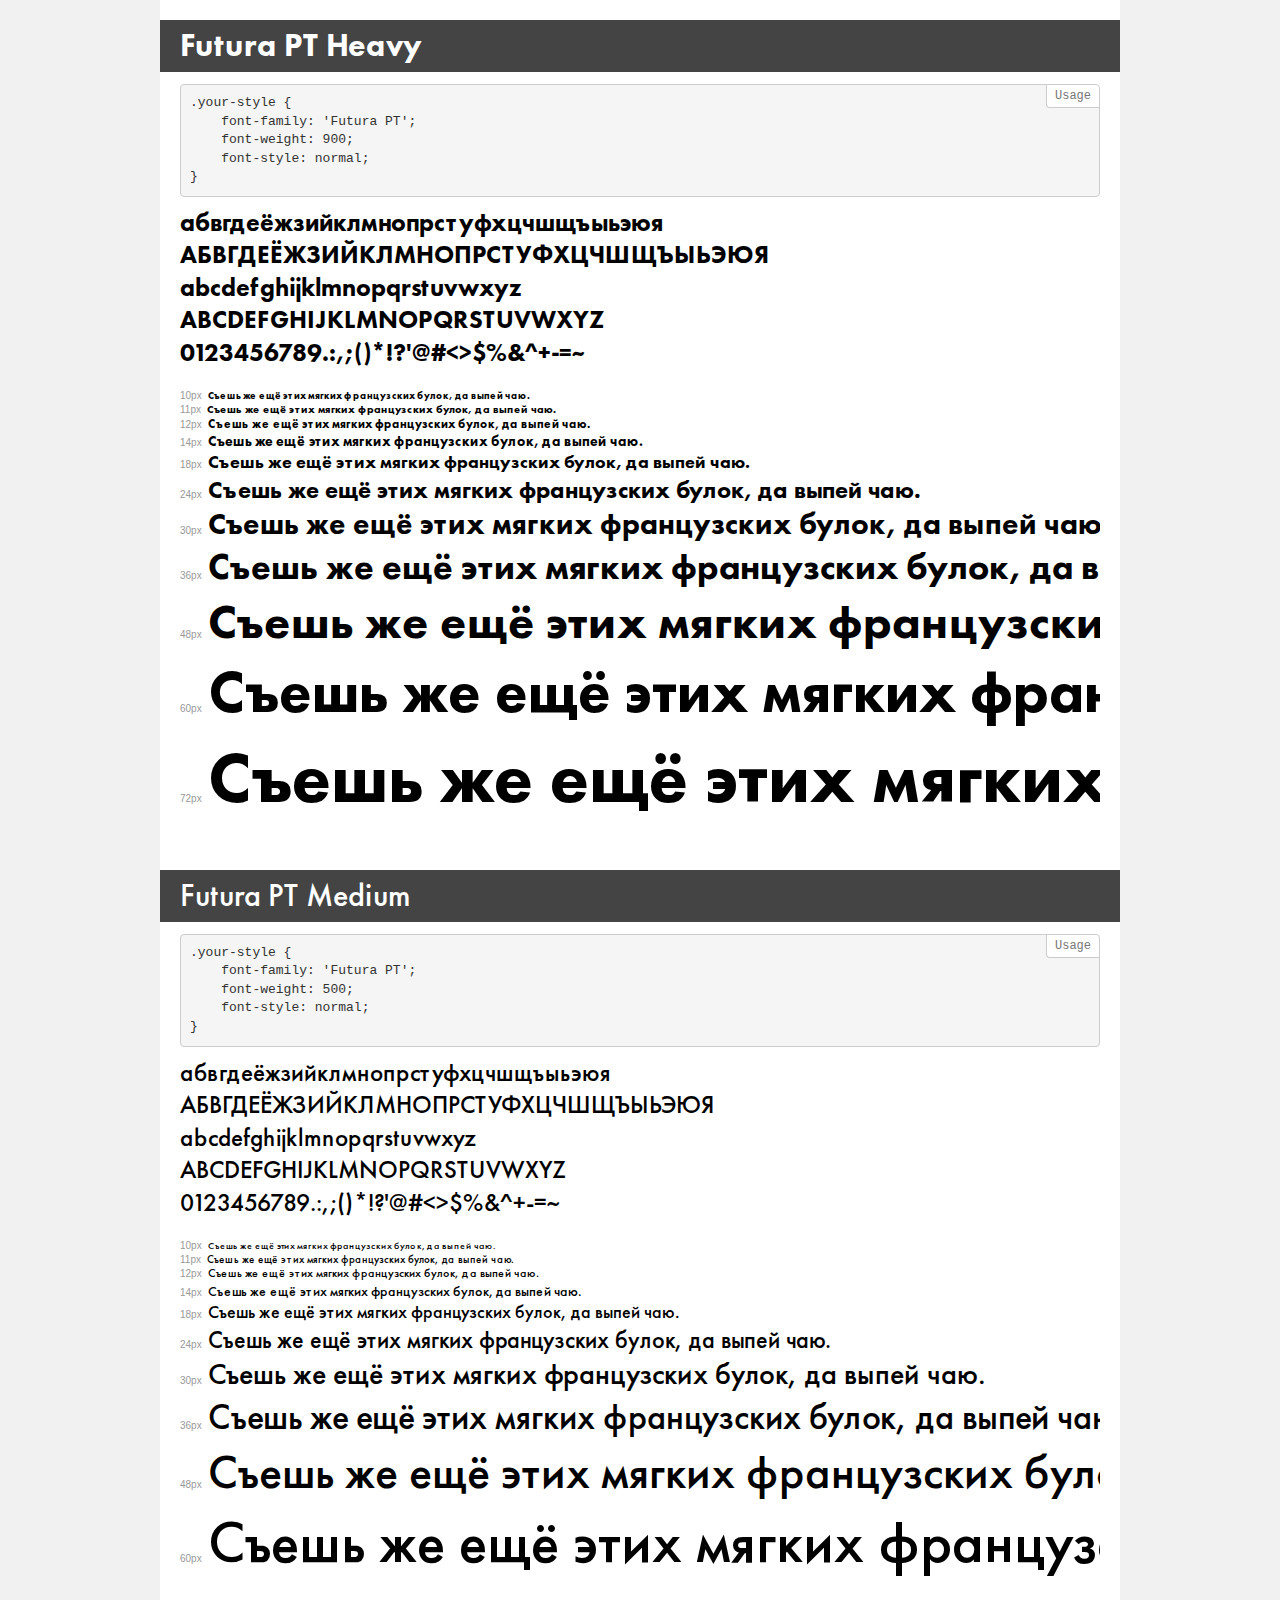
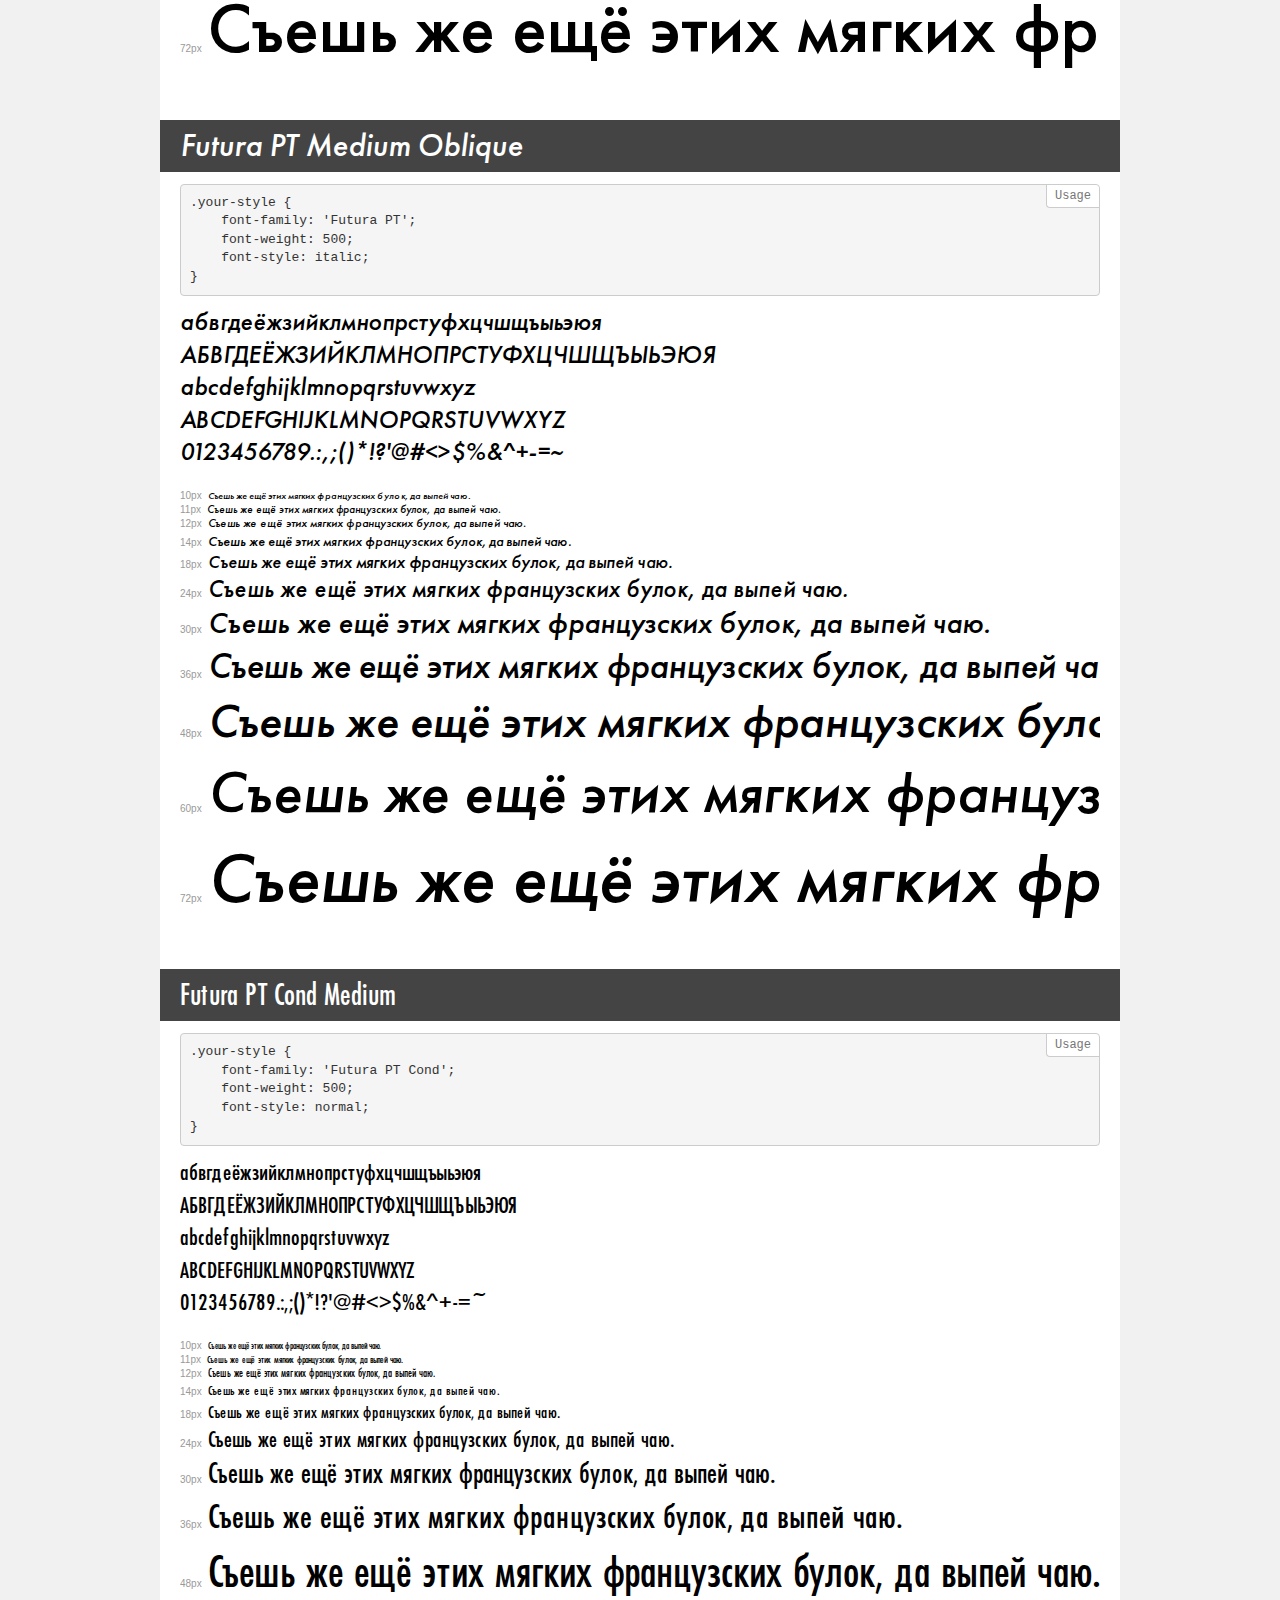
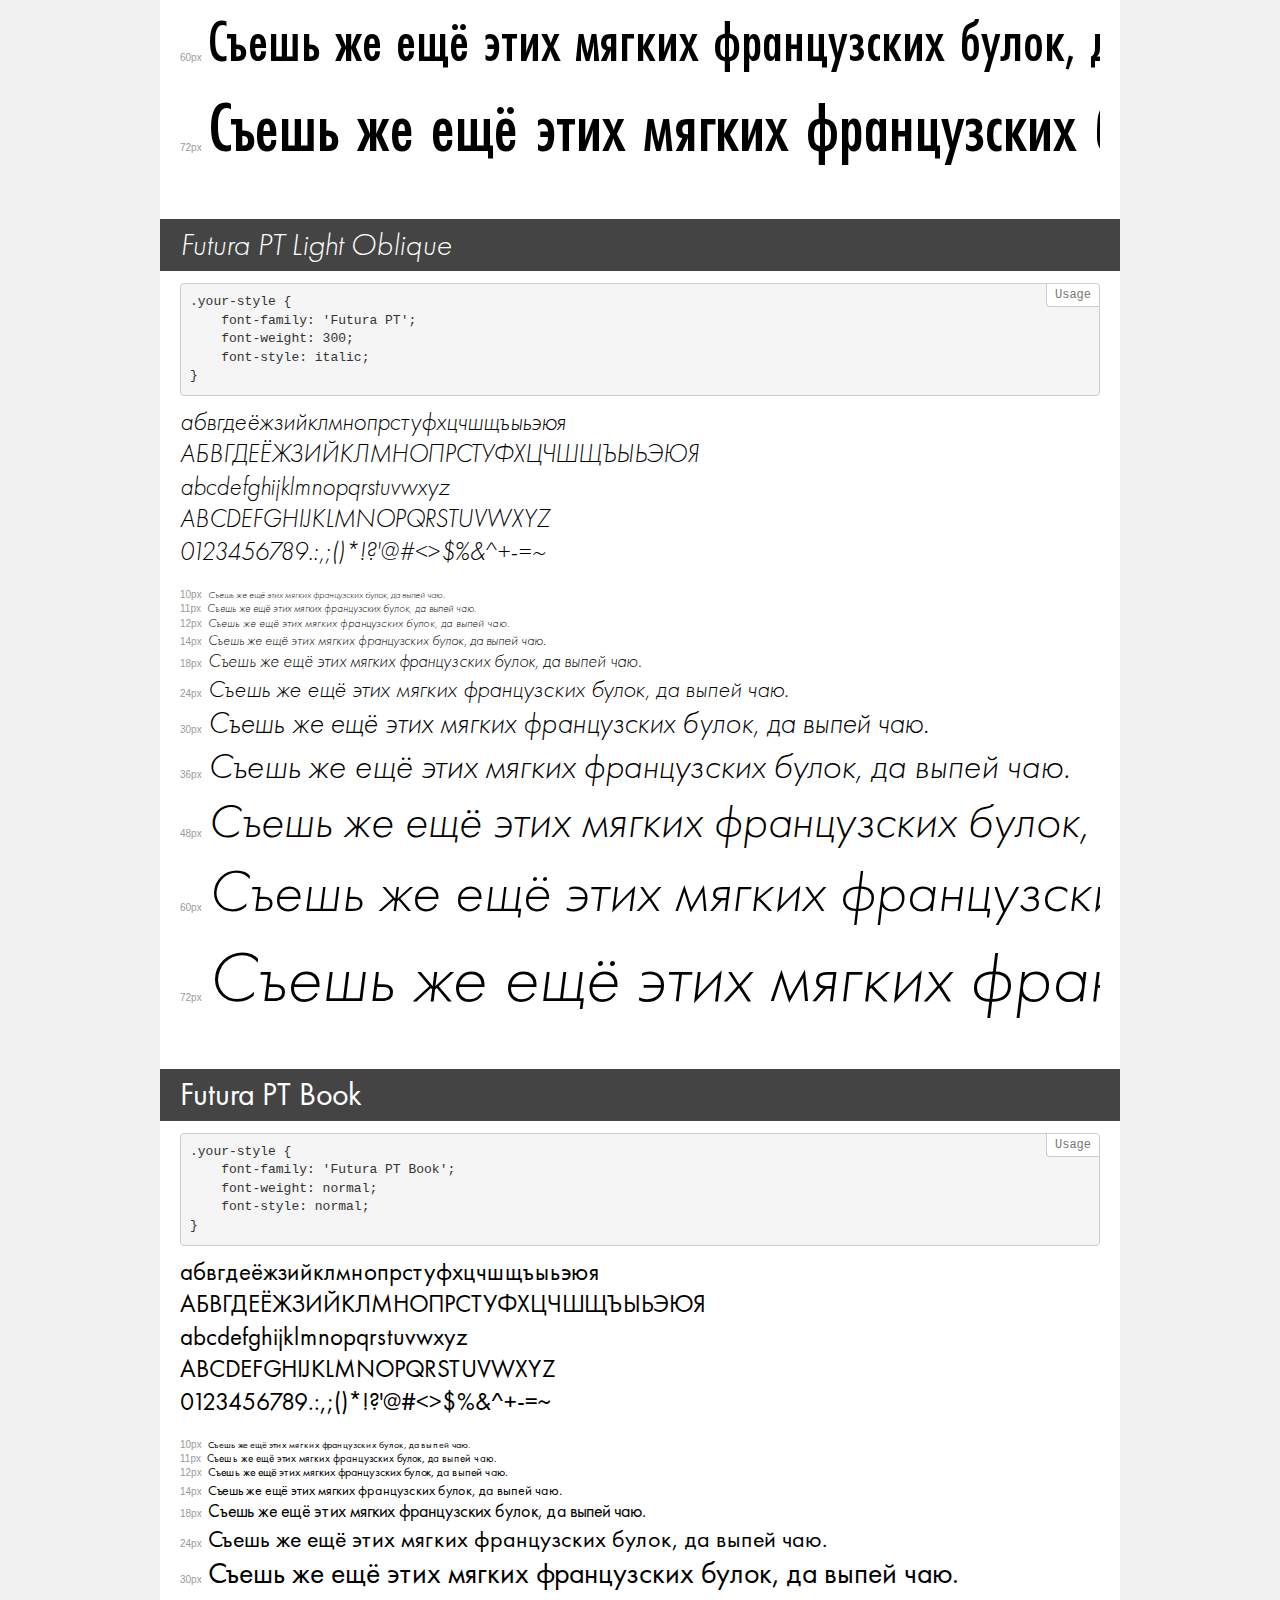
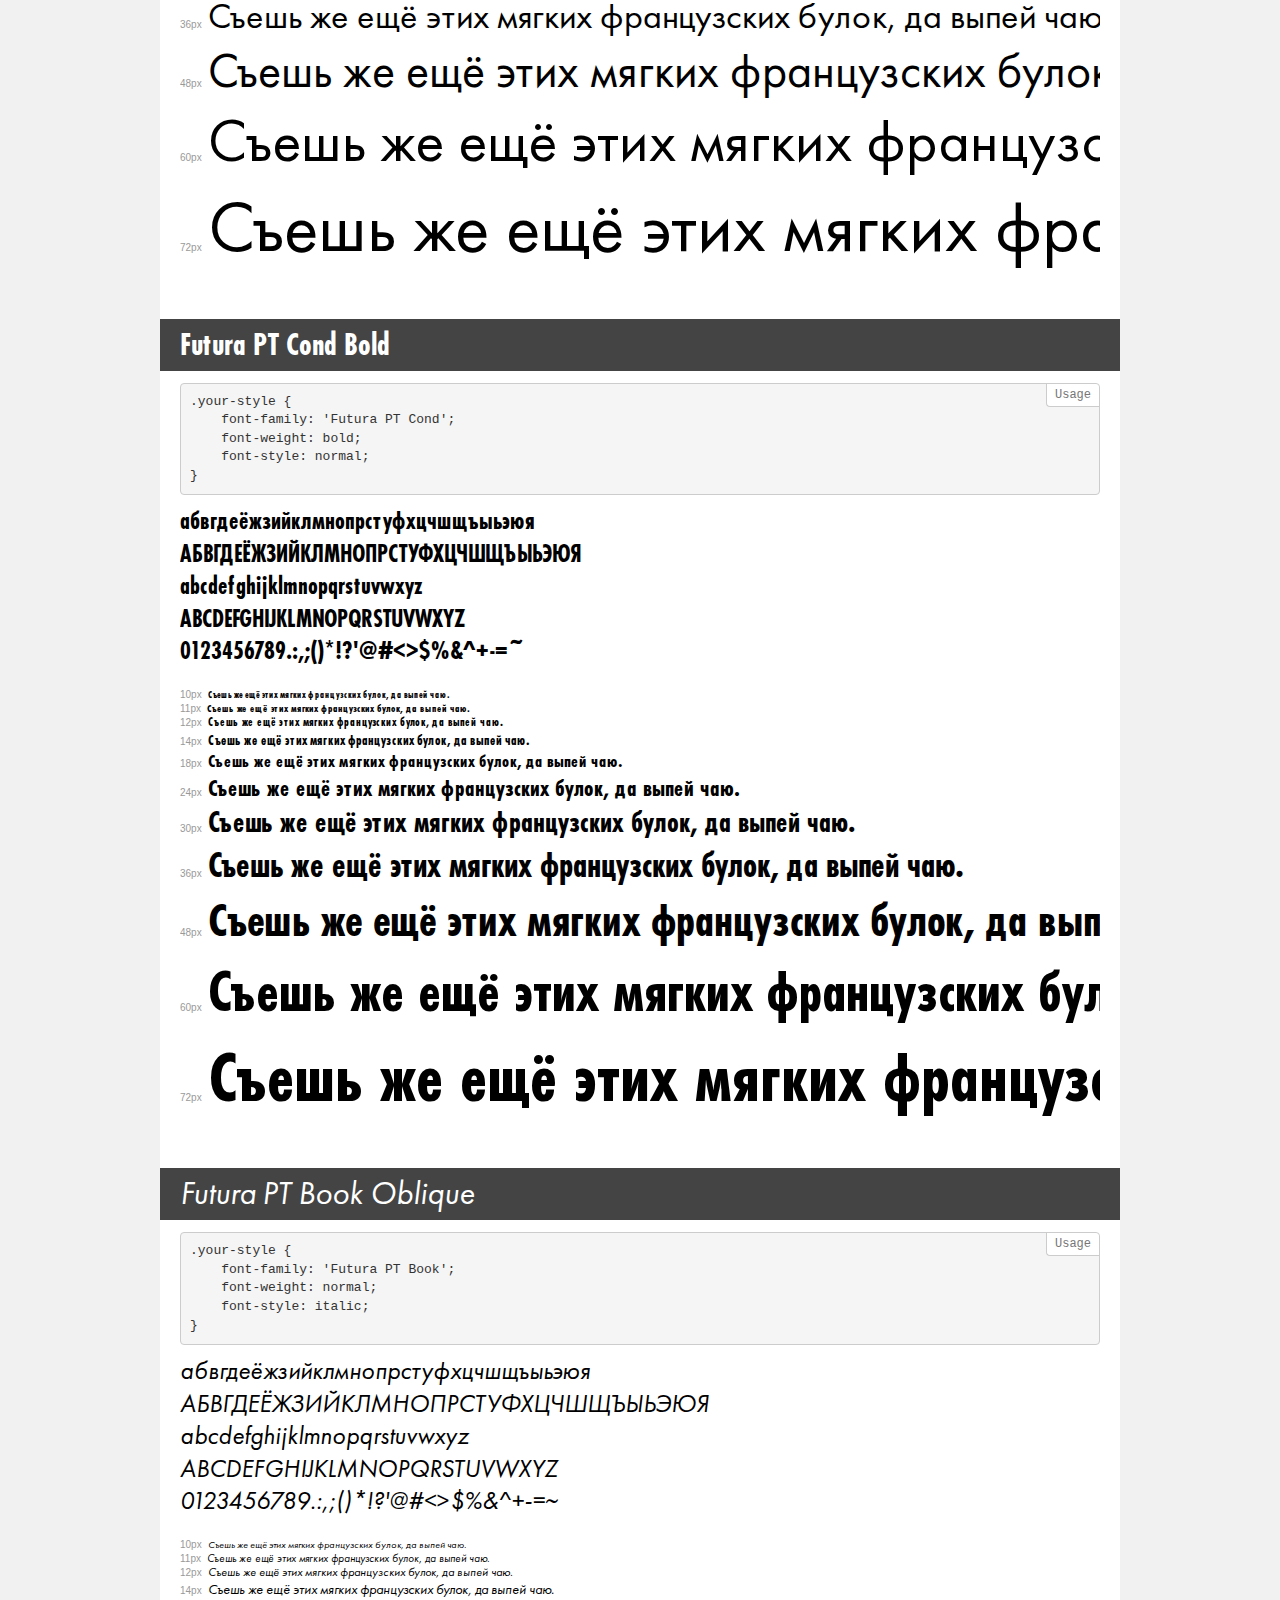
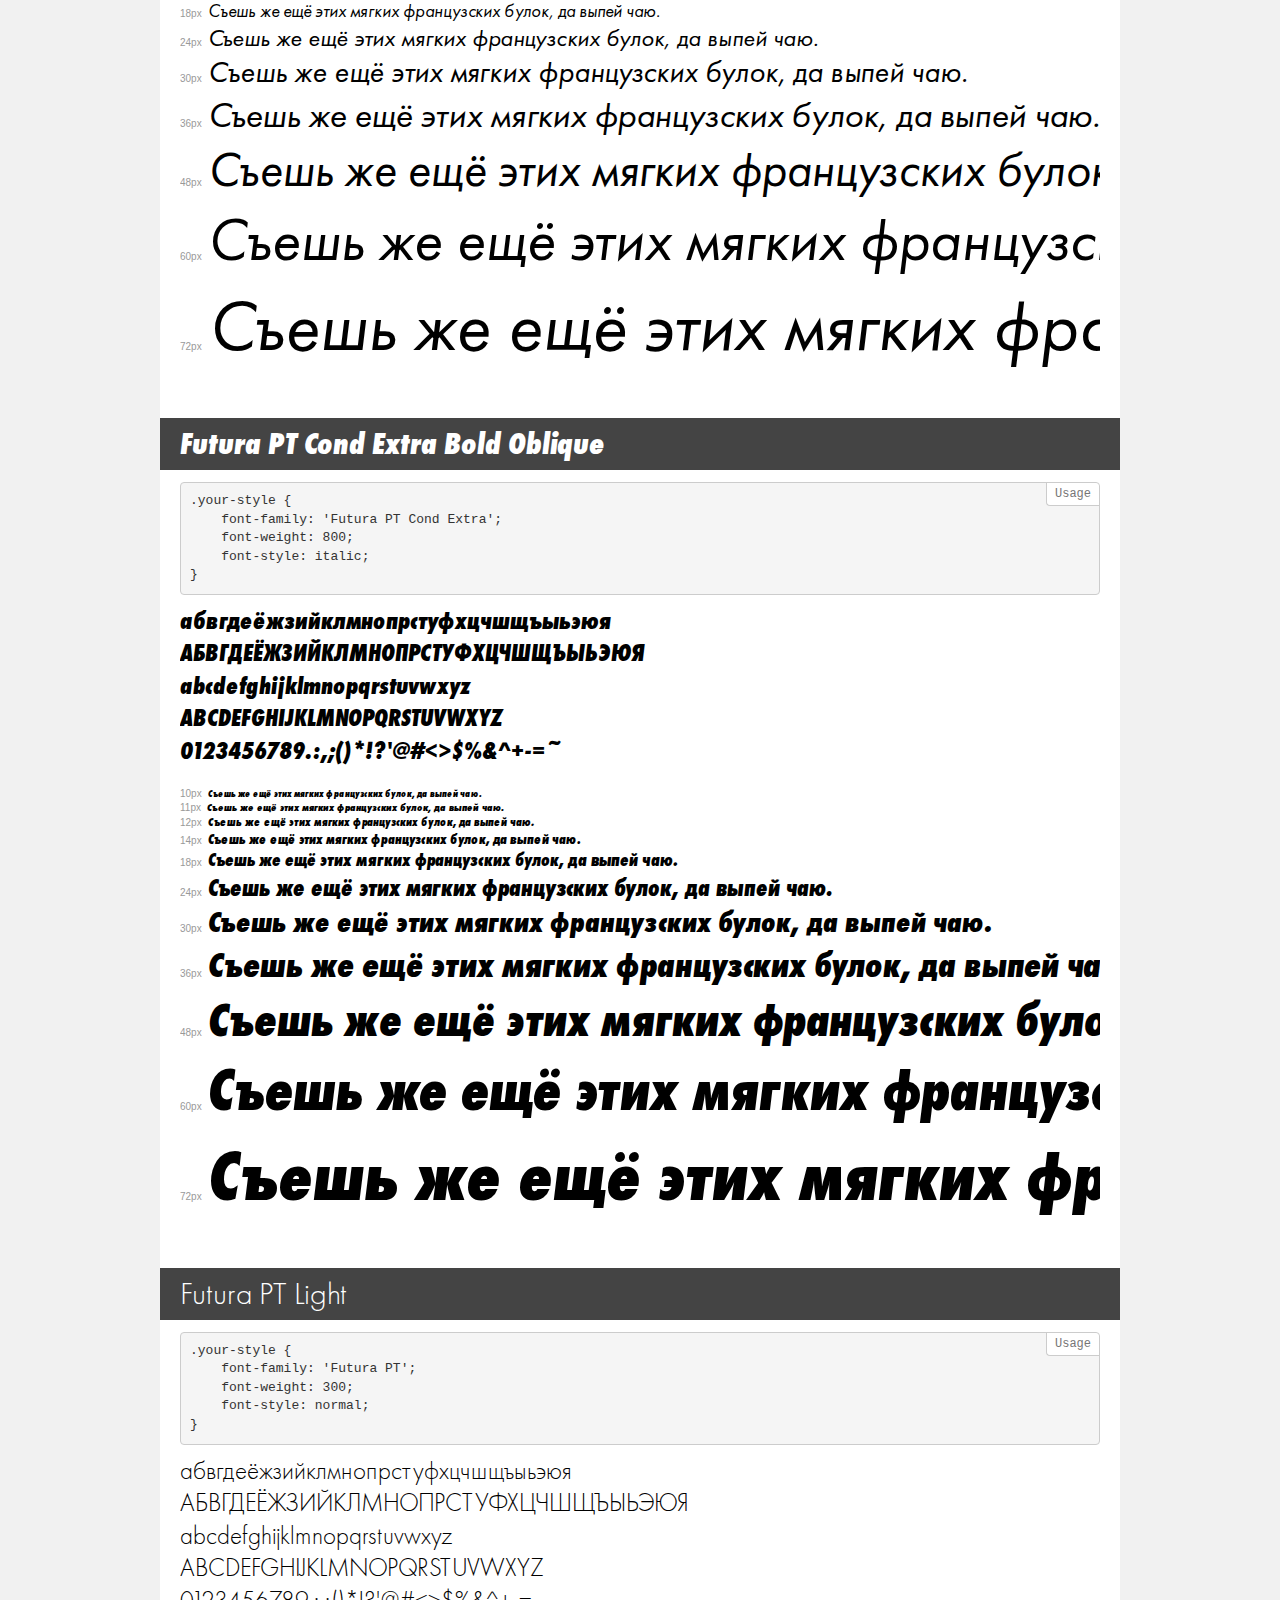
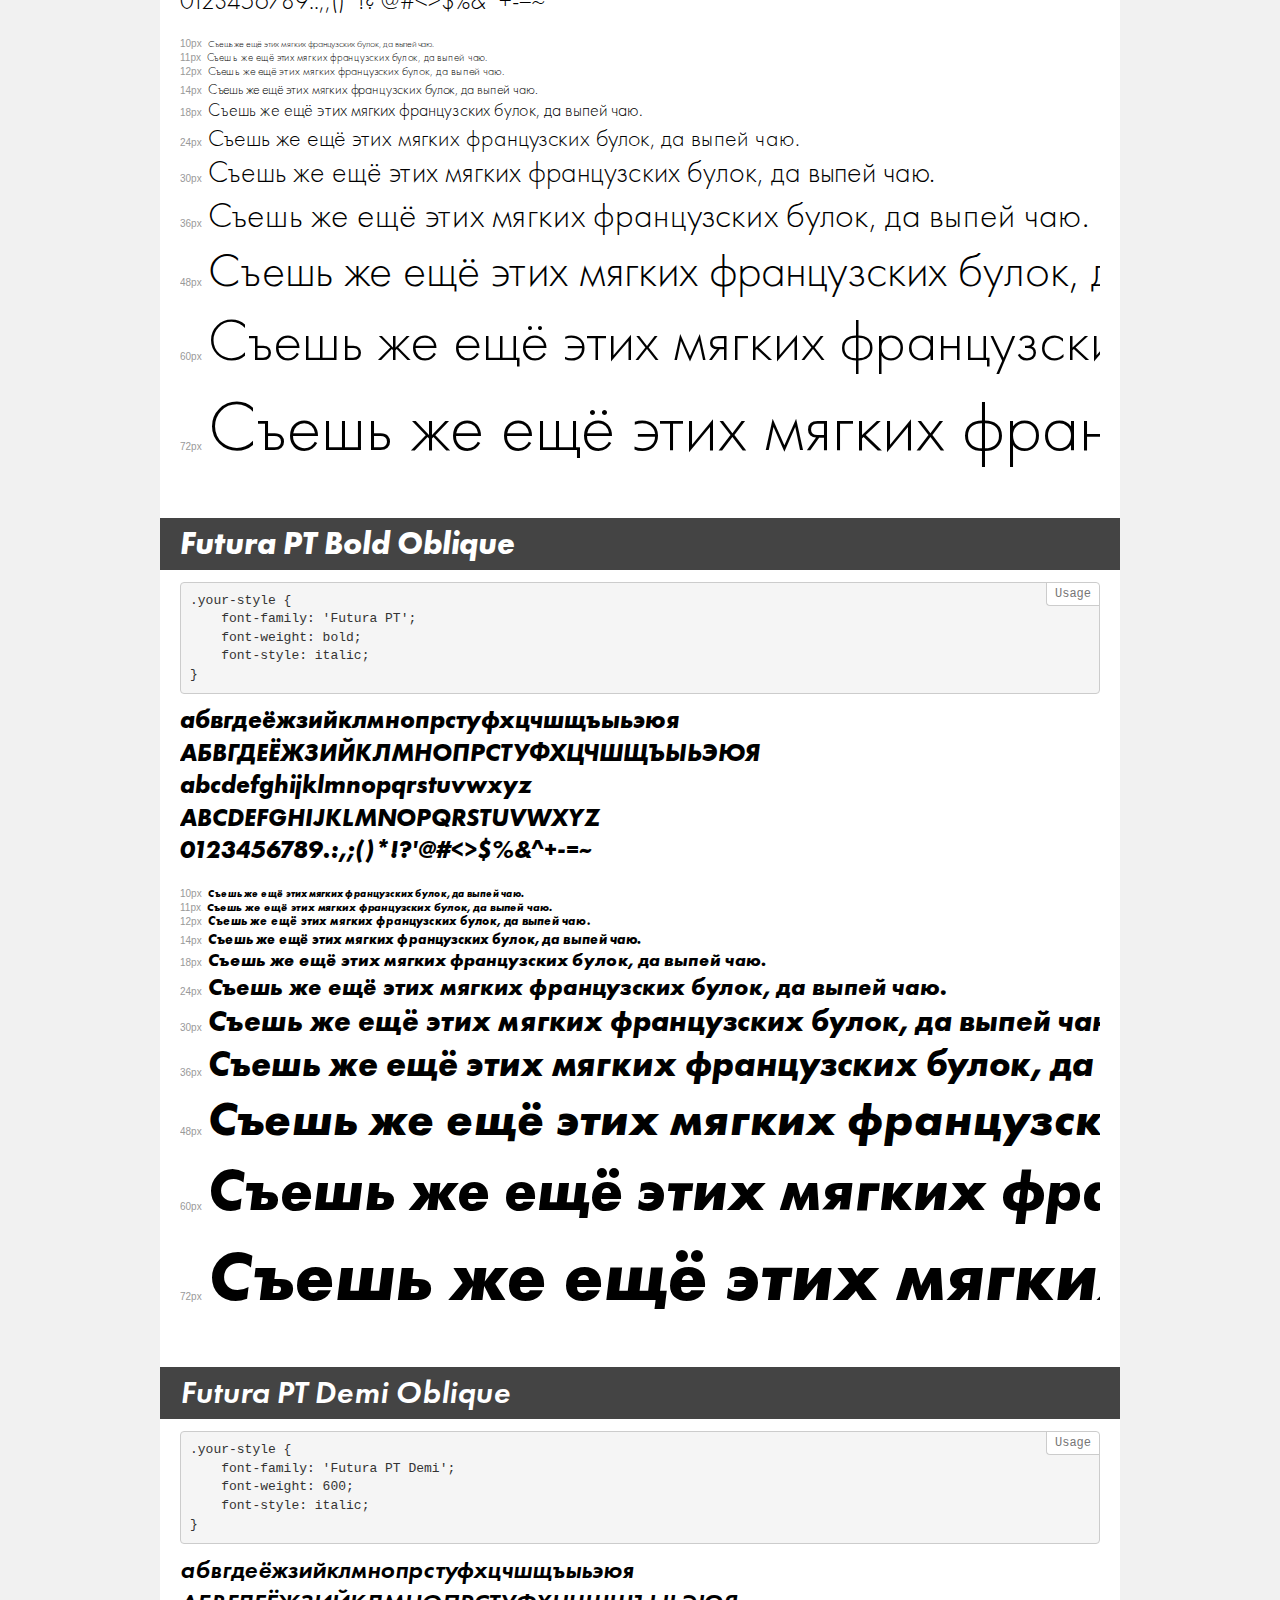
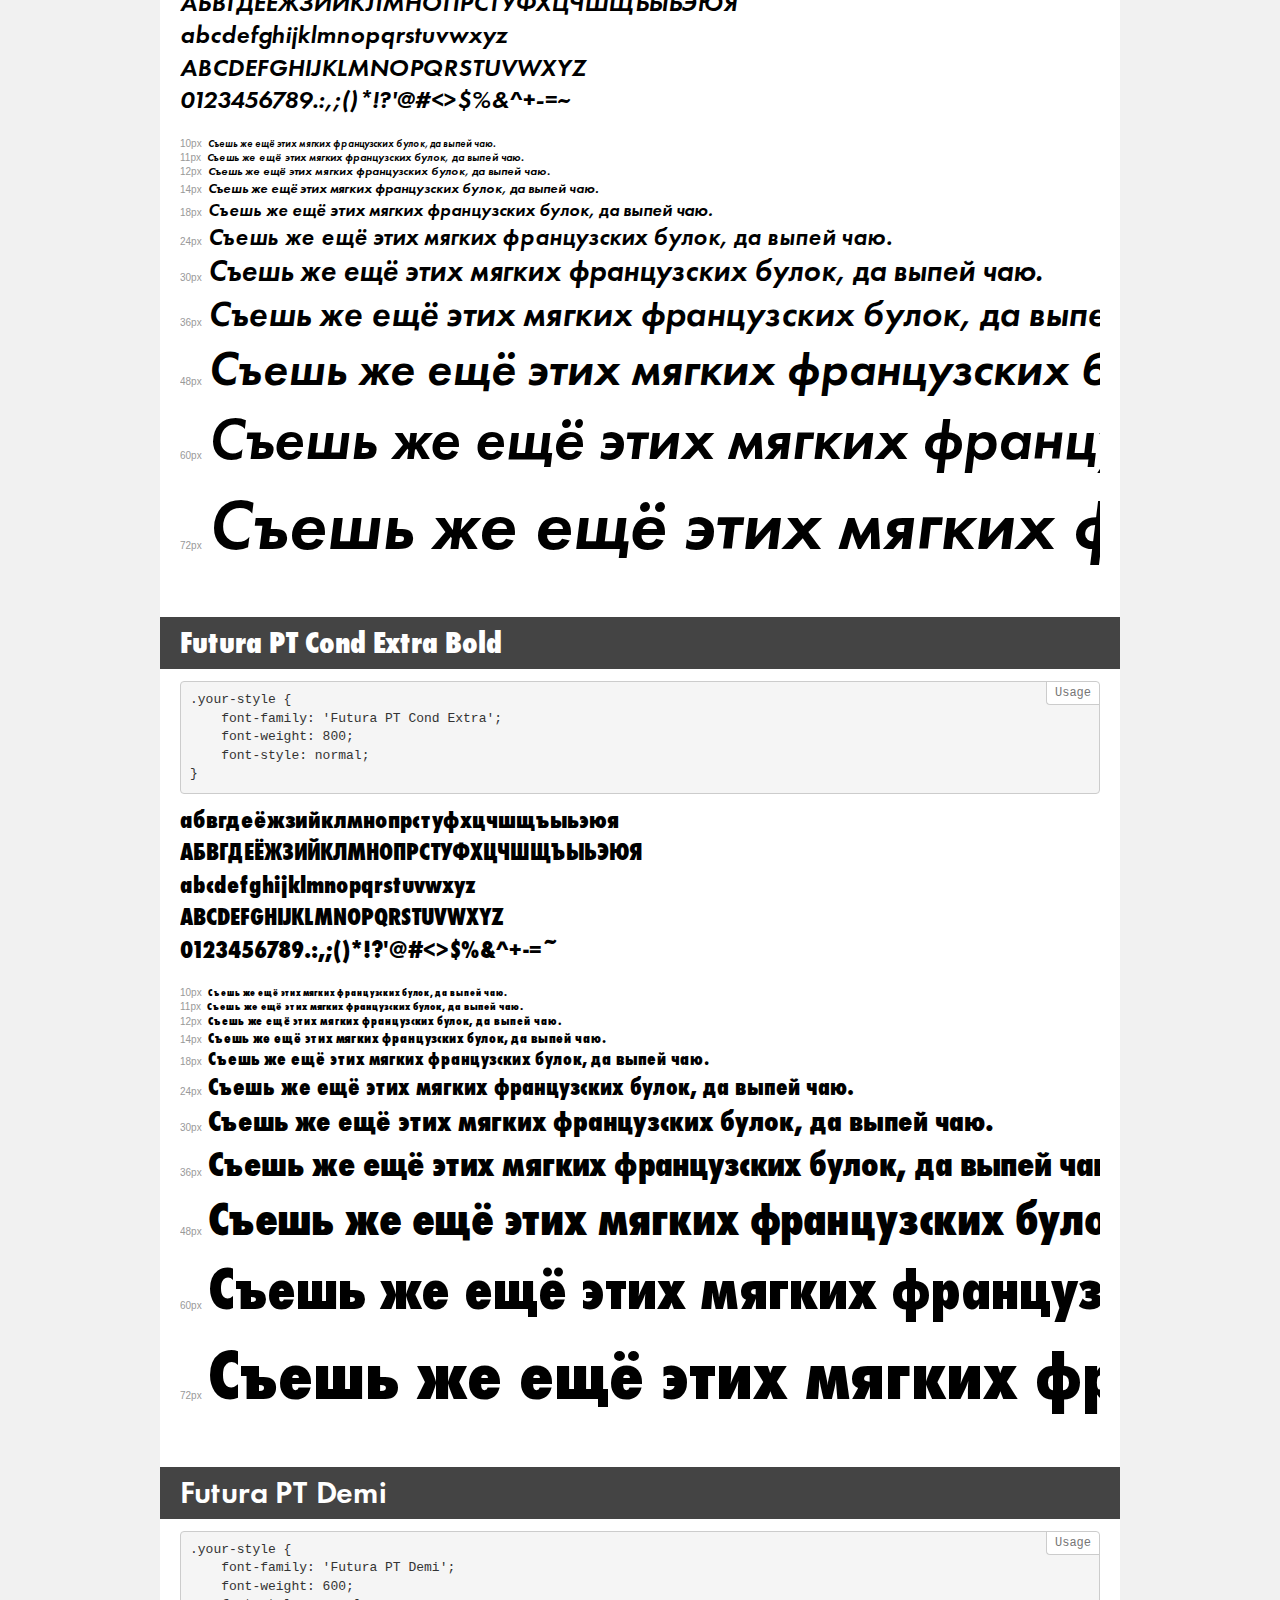
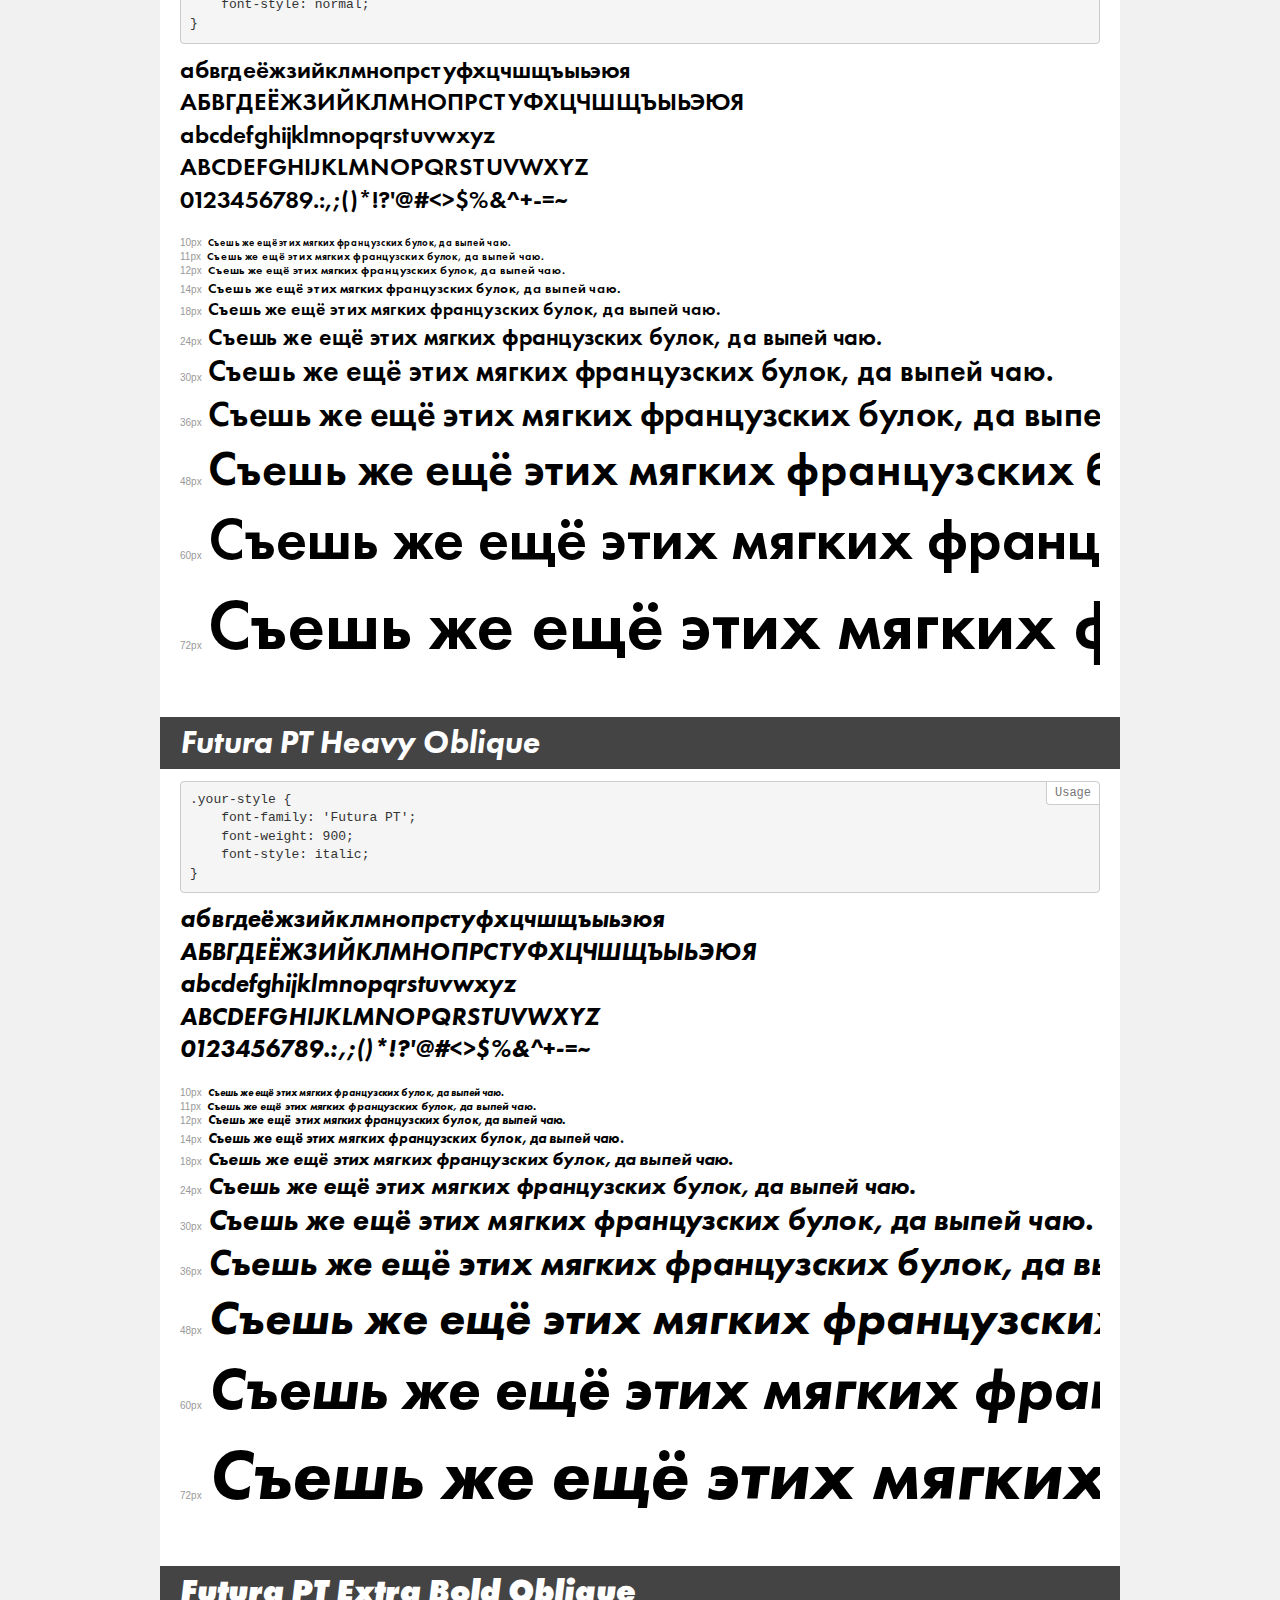
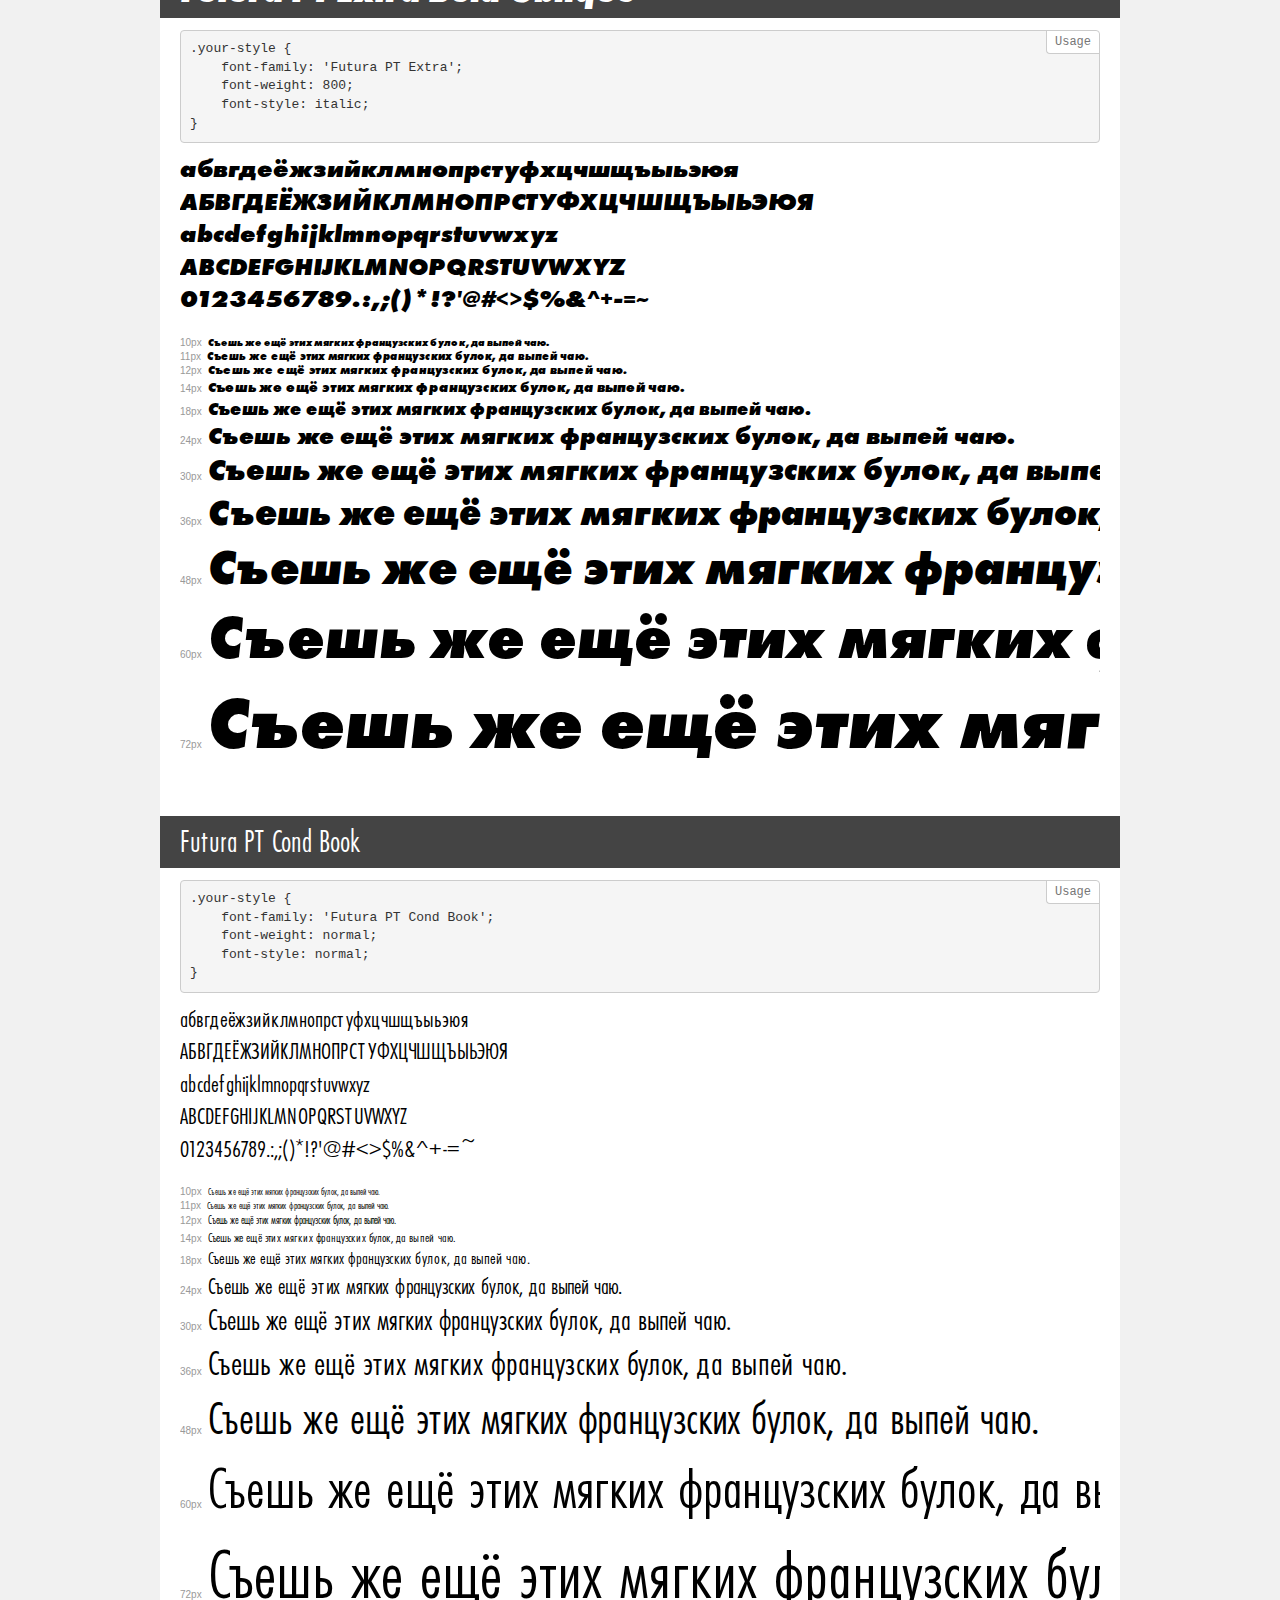
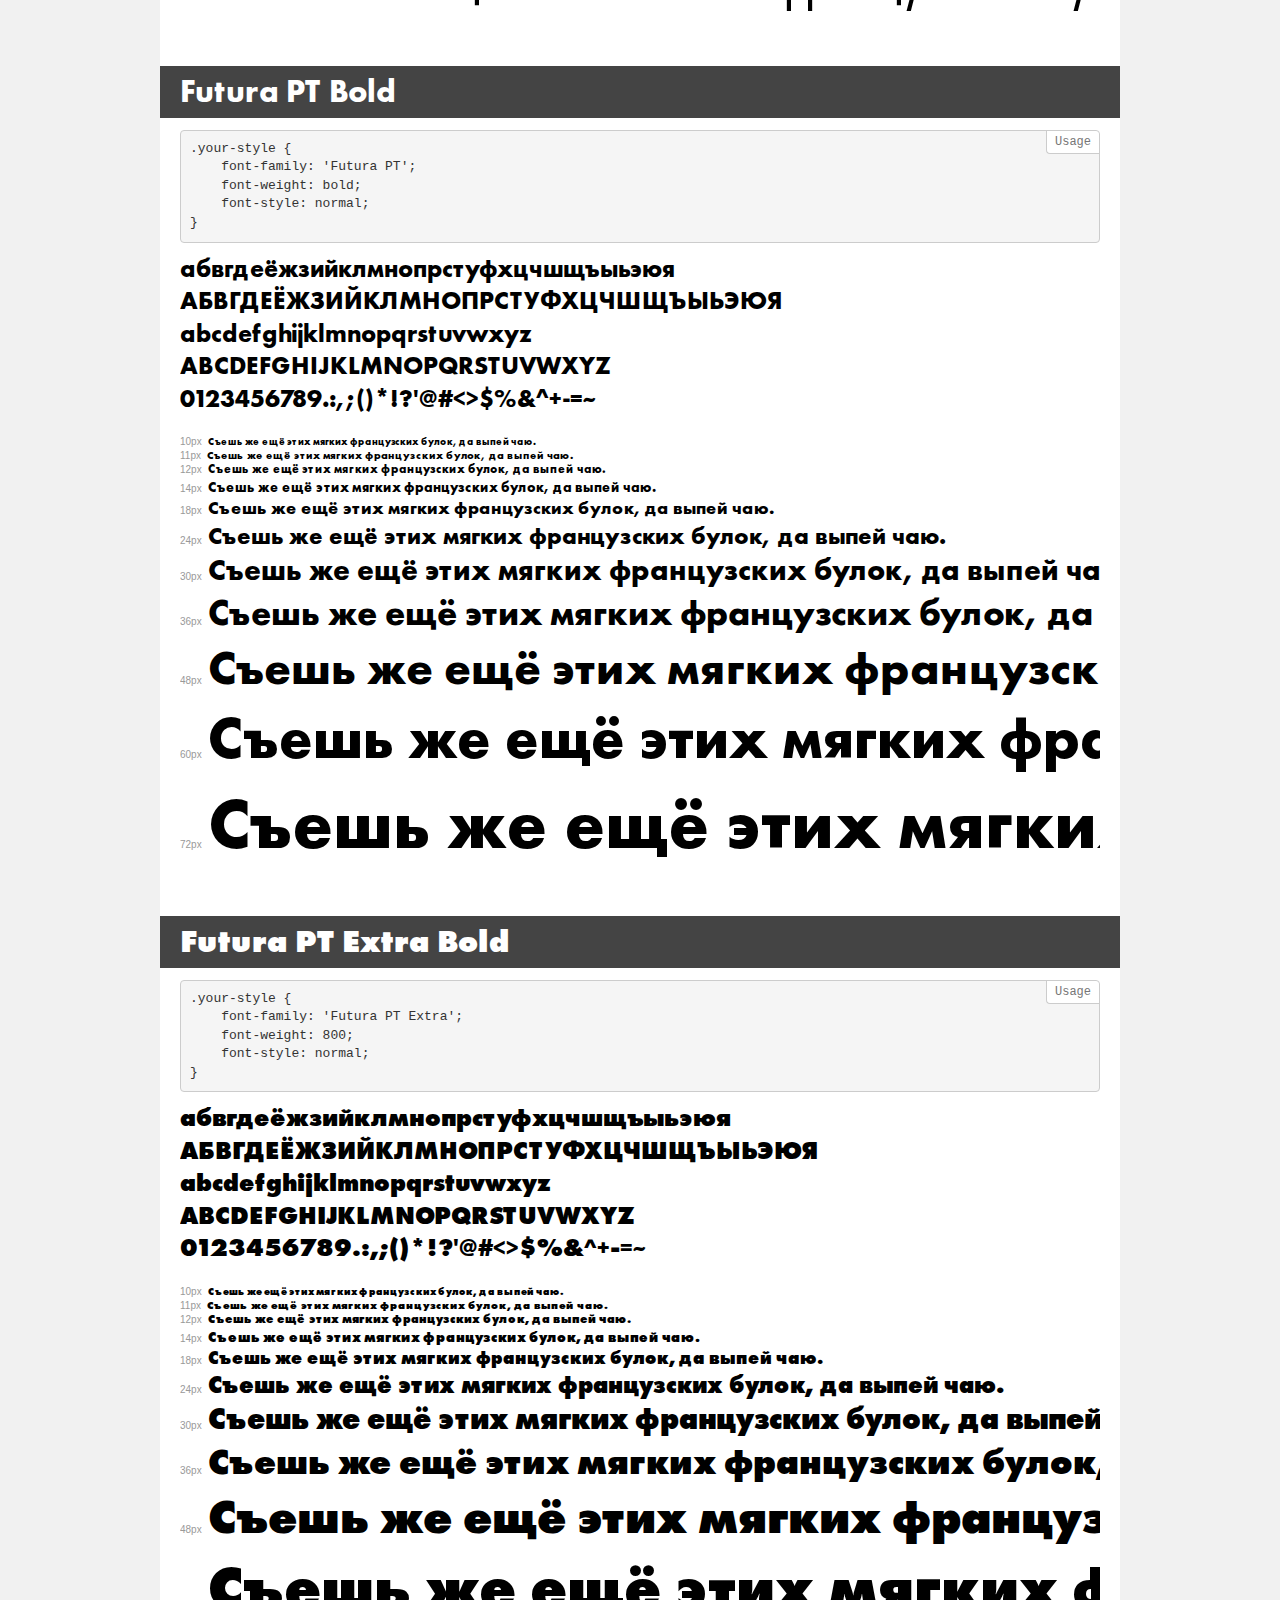
<file: fonts/demo.html>
<!DOCTYPE html>
<html>
<head>
    <meta charset="utf-8">
    <meta http-equiv="X-UA-Compatible" content="IE=edge">
    <meta name="viewport" content="width=device-width, initial-scale=1">
    <meta name="robots" content="noindex, noarchive">
    <meta name="format-detection" content="telephone=no">
    <title>Transfonter demo</title>
    <link href="stylesheet.css" rel="stylesheet">
    <style>
        /*
        http://meyerweb.com/eric/tools/css/reset/
        v2.0 | 20110126
        License: none (public domain)
        */
        html, body, div, span, applet, object, iframe,
        h1, h2, h3, h4, h5, h6, p, blockquote, pre,
        a, abbr, acronym, address, big, cite, code,
        del, dfn, em, img, ins, kbd, q, s, samp,
        small, strike, strong, sub, sup, tt, var,
        b, u, i, center,
        dl, dt, dd, ol, ul, li,
        fieldset, form, label, legend,
        table, caption, tbody, tfoot, thead, tr, th, td,
        article, aside, canvas, details, embed,
        figure, figcaption, footer, header, hgroup,
        menu, nav, output, ruby, section, summary,
        time, mark, audio, video {
            margin: 0;
            padding: 0;
            border: 0;
            font-size: 100%;
            font: inherit;
            vertical-align: baseline;
        }
        /* HTML5 display-role reset for older browsers */
        article, aside, details, figcaption, figure,
        footer, header, hgroup, menu, nav, section {
            display: block;
        }
        body {
            line-height: 1;
        }
        ol, ul {
            list-style: none;
        }
        blockquote, q {
            quotes: none;
        }
        blockquote:before, blockquote:after,
        q:before, q:after {
            content: '';
            content: none;
        }
        table {
            border-collapse: collapse;
            border-spacing: 0;
        }
        /* common styles */
        body {
            background: #f1f1f1;
            color: #000;
        }
        .page {
            background: #fff;
            width: 920px;
            margin: 0 auto;
            padding: 20px 20px 0 20px;
            overflow: hidden;
        }
        .font-container {
            overflow-x: auto;
            overflow-y: hidden;
            margin-bottom: 40px;
            line-height: 1.3;
            white-space: nowrap;
            padding-bottom: 5px;
        }
        h1 {
            position: relative;
            background: #444;
            font-size: 32px;
            color: #fff;
            padding: 10px 20px;
            margin: 0 -20px 12px -20px;
        }
        .letters {
            font-size: 25px;
            margin-bottom: 20px;
        }
        .s10:before {
            content: '10px';
        }
        .s11:before {
            content: '11px';
        }
        .s12:before {
            content: '12px';
        }
        .s14:before {
            content: '14px';
        }
        .s18:before {
            content: '18px';
        }
        .s24:before {
            content: '24px';
        }
        .s30:before {
            content: '30px';
        }
        .s36:before {
            content: '36px';
        }
        .s48:before {
            content: '48px';
        }
        .s60:before {
            content: '60px';
        }
        .s72:before {
            content: '72px';
        }
        .s10:before, .s11:before, .s12:before, .s14:before,
        .s18:before, .s24:before, .s30:before, .s36:before,
        .s48:before, .s60:before, .s72:before {
            font-family: Arial, sans-serif;
            font-size: 10px;
            font-weight: normal;
            font-style: normal;
            color: #999;
            padding-right: 6px;
        }
        pre {
            display: block;
            position: relative;
            padding: 9px;
            margin: 0 0 10px;
            font-family: Monaco, Menlo, Consolas, "Courier New", monospace !important;
            font-size: 13px;
            line-height: 1.428571429;
            color: #333;
            font-weight: normal !important;
            font-style: normal !important;
            background-color: #f5f5f5;
            border: 1px solid #ccc;
            overflow-x: auto;
            border-radius: 4px;
        }
        pre:after {
            display: block;
            position: absolute;
            right: 0;
            top: 0;
            content: 'Usage';
            line-height: 1;
            padding: 5px 8px;
            font-size: 12px;
            color: #767676;
            background-color: #fff;
            border: 1px solid #ccc;
            border-right: none;
            border-top: none;
            border-radius: 0 4px 0 4px;
            z-index: 10;
        }
        /* responsive */
        @media (max-width: 959px) {
            .page {
                width: auto;
                margin: 0;
            }
        }
    </style>
</head>
<body>
<div class="page">
    <div class="demo" style="font-family: 'Futura PT'; font-weight: 900; font-style: normal;">
        <h1>Futura PT Heavy</h1>
        <pre>.your-style {
    font-family: 'Futura PT';
    font-weight: 900;
    font-style: normal;
}</pre>
        <div class="font-container">
            <p class="letters">
                абвгдеёжзийклмнопрстуфхцчшщъыьэюя<br>
АБВГДЕЁЖЗИЙКЛМНОПРСТУФХЦЧШЩЪЫЬЭЮЯ<br>
abcdefghijklmnopqrstuvwxyz<br>
ABCDEFGHIJKLMNOPQRSTUVWXYZ<br>
                0123456789.:,;()*!?'@#<>$%&^+-=~
            </p>
            <p class="s10" style="font-size: 10px;">Съешь же ещё этих мягких французских булок, да выпей чаю.</p>
            <p class="s11" style="font-size: 11px;">Съешь же ещё этих мягких французских булок, да выпей чаю.</p>
            <p class="s12" style="font-size: 12px;">Съешь же ещё этих мягких французских булок, да выпей чаю.</p>
            <p class="s14" style="font-size: 14px;">Съешь же ещё этих мягких французских булок, да выпей чаю.</p>
            <p class="s18" style="font-size: 18px;">Съешь же ещё этих мягких французских булок, да выпей чаю.</p>
            <p class="s24" style="font-size: 24px;">Съешь же ещё этих мягких французских булок, да выпей чаю.</p>
            <p class="s30" style="font-size: 30px;">Съешь же ещё этих мягких французских булок, да выпей чаю.</p>
            <p class="s36" style="font-size: 36px;">Съешь же ещё этих мягких французских булок, да выпей чаю.</p>
            <p class="s48" style="font-size: 48px;">Съешь же ещё этих мягких французских булок, да выпей чаю.</p>
            <p class="s60" style="font-size: 60px;">Съешь же ещё этих мягких французских булок, да выпей чаю.</p>
            <p class="s72" style="font-size: 72px;">Съешь же ещё этих мягких французских булок, да выпей чаю.</p>
        </div>
    </div>
    <div class="demo" style="font-family: 'Futura PT'; font-weight: 500; font-style: normal;">
        <h1>Futura PT Medium</h1>
        <pre>.your-style {
    font-family: 'Futura PT';
    font-weight: 500;
    font-style: normal;
}</pre>
        <div class="font-container">
            <p class="letters">
                абвгдеёжзийклмнопрстуфхцчшщъыьэюя<br>
АБВГДЕЁЖЗИЙКЛМНОПРСТУФХЦЧШЩЪЫЬЭЮЯ<br>
abcdefghijklmnopqrstuvwxyz<br>
ABCDEFGHIJKLMNOPQRSTUVWXYZ<br>
                0123456789.:,;()*!?'@#<>$%&^+-=~
            </p>
            <p class="s10" style="font-size: 10px;">Съешь же ещё этих мягких французских булок, да выпей чаю.</p>
            <p class="s11" style="font-size: 11px;">Съешь же ещё этих мягких французских булок, да выпей чаю.</p>
            <p class="s12" style="font-size: 12px;">Съешь же ещё этих мягких французских булок, да выпей чаю.</p>
            <p class="s14" style="font-size: 14px;">Съешь же ещё этих мягких французских булок, да выпей чаю.</p>
            <p class="s18" style="font-size: 18px;">Съешь же ещё этих мягких французских булок, да выпей чаю.</p>
            <p class="s24" style="font-size: 24px;">Съешь же ещё этих мягких французских булок, да выпей чаю.</p>
            <p class="s30" style="font-size: 30px;">Съешь же ещё этих мягких французских булок, да выпей чаю.</p>
            <p class="s36" style="font-size: 36px;">Съешь же ещё этих мягких французских булок, да выпей чаю.</p>
            <p class="s48" style="font-size: 48px;">Съешь же ещё этих мягких французских булок, да выпей чаю.</p>
            <p class="s60" style="font-size: 60px;">Съешь же ещё этих мягких французских булок, да выпей чаю.</p>
            <p class="s72" style="font-size: 72px;">Съешь же ещё этих мягких французских булок, да выпей чаю.</p>
        </div>
    </div>
    <div class="demo" style="font-family: 'Futura PT'; font-weight: 500; font-style: italic;">
        <h1>Futura PT Medium Oblique</h1>
        <pre>.your-style {
    font-family: 'Futura PT';
    font-weight: 500;
    font-style: italic;
}</pre>
        <div class="font-container">
            <p class="letters">
                абвгдеёжзийклмнопрстуфхцчшщъыьэюя<br>
АБВГДЕЁЖЗИЙКЛМНОПРСТУФХЦЧШЩЪЫЬЭЮЯ<br>
abcdefghijklmnopqrstuvwxyz<br>
ABCDEFGHIJKLMNOPQRSTUVWXYZ<br>
                0123456789.:,;()*!?'@#<>$%&^+-=~
            </p>
            <p class="s10" style="font-size: 10px;">Съешь же ещё этих мягких французских булок, да выпей чаю.</p>
            <p class="s11" style="font-size: 11px;">Съешь же ещё этих мягких французских булок, да выпей чаю.</p>
            <p class="s12" style="font-size: 12px;">Съешь же ещё этих мягких французских булок, да выпей чаю.</p>
            <p class="s14" style="font-size: 14px;">Съешь же ещё этих мягких французских булок, да выпей чаю.</p>
            <p class="s18" style="font-size: 18px;">Съешь же ещё этих мягких французских булок, да выпей чаю.</p>
            <p class="s24" style="font-size: 24px;">Съешь же ещё этих мягких французских булок, да выпей чаю.</p>
            <p class="s30" style="font-size: 30px;">Съешь же ещё этих мягких французских булок, да выпей чаю.</p>
            <p class="s36" style="font-size: 36px;">Съешь же ещё этих мягких французских булок, да выпей чаю.</p>
            <p class="s48" style="font-size: 48px;">Съешь же ещё этих мягких французских булок, да выпей чаю.</p>
            <p class="s60" style="font-size: 60px;">Съешь же ещё этих мягких французских булок, да выпей чаю.</p>
            <p class="s72" style="font-size: 72px;">Съешь же ещё этих мягких французских булок, да выпей чаю.</p>
        </div>
    </div>
    <div class="demo" style="font-family: 'Futura PT Cond'; font-weight: 500; font-style: normal;">
        <h1>Futura PT Cond Medium</h1>
        <pre>.your-style {
    font-family: 'Futura PT Cond';
    font-weight: 500;
    font-style: normal;
}</pre>
        <div class="font-container">
            <p class="letters">
                абвгдеёжзийклмнопрстуфхцчшщъыьэюя<br>
АБВГДЕЁЖЗИЙКЛМНОПРСТУФХЦЧШЩЪЫЬЭЮЯ<br>
abcdefghijklmnopqrstuvwxyz<br>
ABCDEFGHIJKLMNOPQRSTUVWXYZ<br>
                0123456789.:,;()*!?'@#<>$%&^+-=~
            </p>
            <p class="s10" style="font-size: 10px;">Съешь же ещё этих мягких французских булок, да выпей чаю.</p>
            <p class="s11" style="font-size: 11px;">Съешь же ещё этих мягких французских булок, да выпей чаю.</p>
            <p class="s12" style="font-size: 12px;">Съешь же ещё этих мягких французских булок, да выпей чаю.</p>
            <p class="s14" style="font-size: 14px;">Съешь же ещё этих мягких французских булок, да выпей чаю.</p>
            <p class="s18" style="font-size: 18px;">Съешь же ещё этих мягких французских булок, да выпей чаю.</p>
            <p class="s24" style="font-size: 24px;">Съешь же ещё этих мягких французских булок, да выпей чаю.</p>
            <p class="s30" style="font-size: 30px;">Съешь же ещё этих мягких французских булок, да выпей чаю.</p>
            <p class="s36" style="font-size: 36px;">Съешь же ещё этих мягких французских булок, да выпей чаю.</p>
            <p class="s48" style="font-size: 48px;">Съешь же ещё этих мягких французских булок, да выпей чаю.</p>
            <p class="s60" style="font-size: 60px;">Съешь же ещё этих мягких французских булок, да выпей чаю.</p>
            <p class="s72" style="font-size: 72px;">Съешь же ещё этих мягких французских булок, да выпей чаю.</p>
        </div>
    </div>
    <div class="demo" style="font-family: 'Futura PT'; font-weight: 300; font-style: italic;">
        <h1>Futura PT Light Oblique</h1>
        <pre>.your-style {
    font-family: 'Futura PT';
    font-weight: 300;
    font-style: italic;
}</pre>
        <div class="font-container">
            <p class="letters">
                абвгдеёжзийклмнопрстуфхцчшщъыьэюя<br>
АБВГДЕЁЖЗИЙКЛМНОПРСТУФХЦЧШЩЪЫЬЭЮЯ<br>
abcdefghijklmnopqrstuvwxyz<br>
ABCDEFGHIJKLMNOPQRSTUVWXYZ<br>
                0123456789.:,;()*!?'@#<>$%&^+-=~
            </p>
            <p class="s10" style="font-size: 10px;">Съешь же ещё этих мягких французских булок, да выпей чаю.</p>
            <p class="s11" style="font-size: 11px;">Съешь же ещё этих мягких французских булок, да выпей чаю.</p>
            <p class="s12" style="font-size: 12px;">Съешь же ещё этих мягких французских булок, да выпей чаю.</p>
            <p class="s14" style="font-size: 14px;">Съешь же ещё этих мягких французских булок, да выпей чаю.</p>
            <p class="s18" style="font-size: 18px;">Съешь же ещё этих мягких французских булок, да выпей чаю.</p>
            <p class="s24" style="font-size: 24px;">Съешь же ещё этих мягких французских булок, да выпей чаю.</p>
            <p class="s30" style="font-size: 30px;">Съешь же ещё этих мягких французских булок, да выпей чаю.</p>
            <p class="s36" style="font-size: 36px;">Съешь же ещё этих мягких французских булок, да выпей чаю.</p>
            <p class="s48" style="font-size: 48px;">Съешь же ещё этих мягких французских булок, да выпей чаю.</p>
            <p class="s60" style="font-size: 60px;">Съешь же ещё этих мягких французских булок, да выпей чаю.</p>
            <p class="s72" style="font-size: 72px;">Съешь же ещё этих мягких французских булок, да выпей чаю.</p>
        </div>
    </div>
    <div class="demo" style="font-family: 'Futura PT Book'; font-weight: normal; font-style: normal;">
        <h1>Futura PT Book</h1>
        <pre>.your-style {
    font-family: 'Futura PT Book';
    font-weight: normal;
    font-style: normal;
}</pre>
        <div class="font-container">
            <p class="letters">
                абвгдеёжзийклмнопрстуфхцчшщъыьэюя<br>
АБВГДЕЁЖЗИЙКЛМНОПРСТУФХЦЧШЩЪЫЬЭЮЯ<br>
abcdefghijklmnopqrstuvwxyz<br>
ABCDEFGHIJKLMNOPQRSTUVWXYZ<br>
                0123456789.:,;()*!?'@#<>$%&^+-=~
            </p>
            <p class="s10" style="font-size: 10px;">Съешь же ещё этих мягких французских булок, да выпей чаю.</p>
            <p class="s11" style="font-size: 11px;">Съешь же ещё этих мягких французских булок, да выпей чаю.</p>
            <p class="s12" style="font-size: 12px;">Съешь же ещё этих мягких французских булок, да выпей чаю.</p>
            <p class="s14" style="font-size: 14px;">Съешь же ещё этих мягких французских булок, да выпей чаю.</p>
            <p class="s18" style="font-size: 18px;">Съешь же ещё этих мягких французских булок, да выпей чаю.</p>
            <p class="s24" style="font-size: 24px;">Съешь же ещё этих мягких французских булок, да выпей чаю.</p>
            <p class="s30" style="font-size: 30px;">Съешь же ещё этих мягких французских булок, да выпей чаю.</p>
            <p class="s36" style="font-size: 36px;">Съешь же ещё этих мягких французских булок, да выпей чаю.</p>
            <p class="s48" style="font-size: 48px;">Съешь же ещё этих мягких французских булок, да выпей чаю.</p>
            <p class="s60" style="font-size: 60px;">Съешь же ещё этих мягких французских булок, да выпей чаю.</p>
            <p class="s72" style="font-size: 72px;">Съешь же ещё этих мягких французских булок, да выпей чаю.</p>
        </div>
    </div>
    <div class="demo" style="font-family: 'Futura PT Cond'; font-weight: bold; font-style: normal;">
        <h1>Futura PT Cond Bold</h1>
        <pre>.your-style {
    font-family: 'Futura PT Cond';
    font-weight: bold;
    font-style: normal;
}</pre>
        <div class="font-container">
            <p class="letters">
                абвгдеёжзийклмнопрстуфхцчшщъыьэюя<br>
АБВГДЕЁЖЗИЙКЛМНОПРСТУФХЦЧШЩЪЫЬЭЮЯ<br>
abcdefghijklmnopqrstuvwxyz<br>
ABCDEFGHIJKLMNOPQRSTUVWXYZ<br>
                0123456789.:,;()*!?'@#<>$%&^+-=~
            </p>
            <p class="s10" style="font-size: 10px;">Съешь же ещё этих мягких французских булок, да выпей чаю.</p>
            <p class="s11" style="font-size: 11px;">Съешь же ещё этих мягких французских булок, да выпей чаю.</p>
            <p class="s12" style="font-size: 12px;">Съешь же ещё этих мягких французских булок, да выпей чаю.</p>
            <p class="s14" style="font-size: 14px;">Съешь же ещё этих мягких французских булок, да выпей чаю.</p>
            <p class="s18" style="font-size: 18px;">Съешь же ещё этих мягких французских булок, да выпей чаю.</p>
            <p class="s24" style="font-size: 24px;">Съешь же ещё этих мягких французских булок, да выпей чаю.</p>
            <p class="s30" style="font-size: 30px;">Съешь же ещё этих мягких французских булок, да выпей чаю.</p>
            <p class="s36" style="font-size: 36px;">Съешь же ещё этих мягких французских булок, да выпей чаю.</p>
            <p class="s48" style="font-size: 48px;">Съешь же ещё этих мягких французских булок, да выпей чаю.</p>
            <p class="s60" style="font-size: 60px;">Съешь же ещё этих мягких французских булок, да выпей чаю.</p>
            <p class="s72" style="font-size: 72px;">Съешь же ещё этих мягких французских булок, да выпей чаю.</p>
        </div>
    </div>
    <div class="demo" style="font-family: 'Futura PT Book'; font-weight: normal; font-style: italic;">
        <h1>Futura PT Book Oblique</h1>
        <pre>.your-style {
    font-family: 'Futura PT Book';
    font-weight: normal;
    font-style: italic;
}</pre>
        <div class="font-container">
            <p class="letters">
                абвгдеёжзийклмнопрстуфхцчшщъыьэюя<br>
АБВГДЕЁЖЗИЙКЛМНОПРСТУФХЦЧШЩЪЫЬЭЮЯ<br>
abcdefghijklmnopqrstuvwxyz<br>
ABCDEFGHIJKLMNOPQRSTUVWXYZ<br>
                0123456789.:,;()*!?'@#<>$%&^+-=~
            </p>
            <p class="s10" style="font-size: 10px;">Съешь же ещё этих мягких французских булок, да выпей чаю.</p>
            <p class="s11" style="font-size: 11px;">Съешь же ещё этих мягких французских булок, да выпей чаю.</p>
            <p class="s12" style="font-size: 12px;">Съешь же ещё этих мягких французских булок, да выпей чаю.</p>
            <p class="s14" style="font-size: 14px;">Съешь же ещё этих мягких французских булок, да выпей чаю.</p>
            <p class="s18" style="font-size: 18px;">Съешь же ещё этих мягких французских булок, да выпей чаю.</p>
            <p class="s24" style="font-size: 24px;">Съешь же ещё этих мягких французских булок, да выпей чаю.</p>
            <p class="s30" style="font-size: 30px;">Съешь же ещё этих мягких французских булок, да выпей чаю.</p>
            <p class="s36" style="font-size: 36px;">Съешь же ещё этих мягких французских булок, да выпей чаю.</p>
            <p class="s48" style="font-size: 48px;">Съешь же ещё этих мягких французских булок, да выпей чаю.</p>
            <p class="s60" style="font-size: 60px;">Съешь же ещё этих мягких французских булок, да выпей чаю.</p>
            <p class="s72" style="font-size: 72px;">Съешь же ещё этих мягких французских булок, да выпей чаю.</p>
        </div>
    </div>
    <div class="demo" style="font-family: 'Futura PT Cond Extra'; font-weight: 800; font-style: italic;">
        <h1>Futura PT Cond Extra Bold Oblique</h1>
        <pre>.your-style {
    font-family: 'Futura PT Cond Extra';
    font-weight: 800;
    font-style: italic;
}</pre>
        <div class="font-container">
            <p class="letters">
                абвгдеёжзийклмнопрстуфхцчшщъыьэюя<br>
АБВГДЕЁЖЗИЙКЛМНОПРСТУФХЦЧШЩЪЫЬЭЮЯ<br>
abcdefghijklmnopqrstuvwxyz<br>
ABCDEFGHIJKLMNOPQRSTUVWXYZ<br>
                0123456789.:,;()*!?'@#<>$%&^+-=~
            </p>
            <p class="s10" style="font-size: 10px;">Съешь же ещё этих мягких французских булок, да выпей чаю.</p>
            <p class="s11" style="font-size: 11px;">Съешь же ещё этих мягких французских булок, да выпей чаю.</p>
            <p class="s12" style="font-size: 12px;">Съешь же ещё этих мягких французских булок, да выпей чаю.</p>
            <p class="s14" style="font-size: 14px;">Съешь же ещё этих мягких французских булок, да выпей чаю.</p>
            <p class="s18" style="font-size: 18px;">Съешь же ещё этих мягких французских булок, да выпей чаю.</p>
            <p class="s24" style="font-size: 24px;">Съешь же ещё этих мягких французских булок, да выпей чаю.</p>
            <p class="s30" style="font-size: 30px;">Съешь же ещё этих мягких французских булок, да выпей чаю.</p>
            <p class="s36" style="font-size: 36px;">Съешь же ещё этих мягких французских булок, да выпей чаю.</p>
            <p class="s48" style="font-size: 48px;">Съешь же ещё этих мягких французских булок, да выпей чаю.</p>
            <p class="s60" style="font-size: 60px;">Съешь же ещё этих мягких французских булок, да выпей чаю.</p>
            <p class="s72" style="font-size: 72px;">Съешь же ещё этих мягких французских булок, да выпей чаю.</p>
        </div>
    </div>
    <div class="demo" style="font-family: 'Futura PT'; font-weight: 300; font-style: normal;">
        <h1>Futura PT Light</h1>
        <pre>.your-style {
    font-family: 'Futura PT';
    font-weight: 300;
    font-style: normal;
}</pre>
        <div class="font-container">
            <p class="letters">
                абвгдеёжзийклмнопрстуфхцчшщъыьэюя<br>
АБВГДЕЁЖЗИЙКЛМНОПРСТУФХЦЧШЩЪЫЬЭЮЯ<br>
abcdefghijklmnopqrstuvwxyz<br>
ABCDEFGHIJKLMNOPQRSTUVWXYZ<br>
                0123456789.:,;()*!?'@#<>$%&^+-=~
            </p>
            <p class="s10" style="font-size: 10px;">Съешь же ещё этих мягких французских булок, да выпей чаю.</p>
            <p class="s11" style="font-size: 11px;">Съешь же ещё этих мягких французских булок, да выпей чаю.</p>
            <p class="s12" style="font-size: 12px;">Съешь же ещё этих мягких французских булок, да выпей чаю.</p>
            <p class="s14" style="font-size: 14px;">Съешь же ещё этих мягких французских булок, да выпей чаю.</p>
            <p class="s18" style="font-size: 18px;">Съешь же ещё этих мягких французских булок, да выпей чаю.</p>
            <p class="s24" style="font-size: 24px;">Съешь же ещё этих мягких французских булок, да выпей чаю.</p>
            <p class="s30" style="font-size: 30px;">Съешь же ещё этих мягких французских булок, да выпей чаю.</p>
            <p class="s36" style="font-size: 36px;">Съешь же ещё этих мягких французских булок, да выпей чаю.</p>
            <p class="s48" style="font-size: 48px;">Съешь же ещё этих мягких французских булок, да выпей чаю.</p>
            <p class="s60" style="font-size: 60px;">Съешь же ещё этих мягких французских булок, да выпей чаю.</p>
            <p class="s72" style="font-size: 72px;">Съешь же ещё этих мягких французских булок, да выпей чаю.</p>
        </div>
    </div>
    <div class="demo" style="font-family: 'Futura PT'; font-weight: bold; font-style: italic;">
        <h1>Futura PT Bold Oblique</h1>
        <pre>.your-style {
    font-family: 'Futura PT';
    font-weight: bold;
    font-style: italic;
}</pre>
        <div class="font-container">
            <p class="letters">
                абвгдеёжзийклмнопрстуфхцчшщъыьэюя<br>
АБВГДЕЁЖЗИЙКЛМНОПРСТУФХЦЧШЩЪЫЬЭЮЯ<br>
abcdefghijklmnopqrstuvwxyz<br>
ABCDEFGHIJKLMNOPQRSTUVWXYZ<br>
                0123456789.:,;()*!?'@#<>$%&^+-=~
            </p>
            <p class="s10" style="font-size: 10px;">Съешь же ещё этих мягких французских булок, да выпей чаю.</p>
            <p class="s11" style="font-size: 11px;">Съешь же ещё этих мягких французских булок, да выпей чаю.</p>
            <p class="s12" style="font-size: 12px;">Съешь же ещё этих мягких французских булок, да выпей чаю.</p>
            <p class="s14" style="font-size: 14px;">Съешь же ещё этих мягких французских булок, да выпей чаю.</p>
            <p class="s18" style="font-size: 18px;">Съешь же ещё этих мягких французских булок, да выпей чаю.</p>
            <p class="s24" style="font-size: 24px;">Съешь же ещё этих мягких французских булок, да выпей чаю.</p>
            <p class="s30" style="font-size: 30px;">Съешь же ещё этих мягких французских булок, да выпей чаю.</p>
            <p class="s36" style="font-size: 36px;">Съешь же ещё этих мягких французских булок, да выпей чаю.</p>
            <p class="s48" style="font-size: 48px;">Съешь же ещё этих мягких французских булок, да выпей чаю.</p>
            <p class="s60" style="font-size: 60px;">Съешь же ещё этих мягких французских булок, да выпей чаю.</p>
            <p class="s72" style="font-size: 72px;">Съешь же ещё этих мягких французских булок, да выпей чаю.</p>
        </div>
    </div>
    <div class="demo" style="font-family: 'Futura PT Demi'; font-weight: 600; font-style: italic;">
        <h1>Futura PT Demi Oblique</h1>
        <pre>.your-style {
    font-family: 'Futura PT Demi';
    font-weight: 600;
    font-style: italic;
}</pre>
        <div class="font-container">
            <p class="letters">
                абвгдеёжзийклмнопрстуфхцчшщъыьэюя<br>
АБВГДЕЁЖЗИЙКЛМНОПРСТУФХЦЧШЩЪЫЬЭЮЯ<br>
abcdefghijklmnopqrstuvwxyz<br>
ABCDEFGHIJKLMNOPQRSTUVWXYZ<br>
                0123456789.:,;()*!?'@#<>$%&^+-=~
            </p>
            <p class="s10" style="font-size: 10px;">Съешь же ещё этих мягких французских булок, да выпей чаю.</p>
            <p class="s11" style="font-size: 11px;">Съешь же ещё этих мягких французских булок, да выпей чаю.</p>
            <p class="s12" style="font-size: 12px;">Съешь же ещё этих мягких французских булок, да выпей чаю.</p>
            <p class="s14" style="font-size: 14px;">Съешь же ещё этих мягких французских булок, да выпей чаю.</p>
            <p class="s18" style="font-size: 18px;">Съешь же ещё этих мягких французских булок, да выпей чаю.</p>
            <p class="s24" style="font-size: 24px;">Съешь же ещё этих мягких французских булок, да выпей чаю.</p>
            <p class="s30" style="font-size: 30px;">Съешь же ещё этих мягких французских булок, да выпей чаю.</p>
            <p class="s36" style="font-size: 36px;">Съешь же ещё этих мягких французских булок, да выпей чаю.</p>
            <p class="s48" style="font-size: 48px;">Съешь же ещё этих мягких французских булок, да выпей чаю.</p>
            <p class="s60" style="font-size: 60px;">Съешь же ещё этих мягких французских булок, да выпей чаю.</p>
            <p class="s72" style="font-size: 72px;">Съешь же ещё этих мягких французских булок, да выпей чаю.</p>
        </div>
    </div>
    <div class="demo" style="font-family: 'Futura PT Cond Extra'; font-weight: 800; font-style: normal;">
        <h1>Futura PT Cond Extra Bold</h1>
        <pre>.your-style {
    font-family: 'Futura PT Cond Extra';
    font-weight: 800;
    font-style: normal;
}</pre>
        <div class="font-container">
            <p class="letters">
                абвгдеёжзийклмнопрстуфхцчшщъыьэюя<br>
АБВГДЕЁЖЗИЙКЛМНОПРСТУФХЦЧШЩЪЫЬЭЮЯ<br>
abcdefghijklmnopqrstuvwxyz<br>
ABCDEFGHIJKLMNOPQRSTUVWXYZ<br>
                0123456789.:,;()*!?'@#<>$%&^+-=~
            </p>
            <p class="s10" style="font-size: 10px;">Съешь же ещё этих мягких французских булок, да выпей чаю.</p>
            <p class="s11" style="font-size: 11px;">Съешь же ещё этих мягких французских булок, да выпей чаю.</p>
            <p class="s12" style="font-size: 12px;">Съешь же ещё этих мягких французских булок, да выпей чаю.</p>
            <p class="s14" style="font-size: 14px;">Съешь же ещё этих мягких французских булок, да выпей чаю.</p>
            <p class="s18" style="font-size: 18px;">Съешь же ещё этих мягких французских булок, да выпей чаю.</p>
            <p class="s24" style="font-size: 24px;">Съешь же ещё этих мягких французских булок, да выпей чаю.</p>
            <p class="s30" style="font-size: 30px;">Съешь же ещё этих мягких французских булок, да выпей чаю.</p>
            <p class="s36" style="font-size: 36px;">Съешь же ещё этих мягких французских булок, да выпей чаю.</p>
            <p class="s48" style="font-size: 48px;">Съешь же ещё этих мягких французских булок, да выпей чаю.</p>
            <p class="s60" style="font-size: 60px;">Съешь же ещё этих мягких французских булок, да выпей чаю.</p>
            <p class="s72" style="font-size: 72px;">Съешь же ещё этих мягких французских булок, да выпей чаю.</p>
        </div>
    </div>
    <div class="demo" style="font-family: 'Futura PT Demi'; font-weight: 600; font-style: normal;">
        <h1>Futura PT Demi</h1>
        <pre>.your-style {
    font-family: 'Futura PT Demi';
    font-weight: 600;
    font-style: normal;
}</pre>
        <div class="font-container">
            <p class="letters">
                абвгдеёжзийклмнопрстуфхцчшщъыьэюя<br>
АБВГДЕЁЖЗИЙКЛМНОПРСТУФХЦЧШЩЪЫЬЭЮЯ<br>
abcdefghijklmnopqrstuvwxyz<br>
ABCDEFGHIJKLMNOPQRSTUVWXYZ<br>
                0123456789.:,;()*!?'@#<>$%&^+-=~
            </p>
            <p class="s10" style="font-size: 10px;">Съешь же ещё этих мягких французских булок, да выпей чаю.</p>
            <p class="s11" style="font-size: 11px;">Съешь же ещё этих мягких французских булок, да выпей чаю.</p>
            <p class="s12" style="font-size: 12px;">Съешь же ещё этих мягких французских булок, да выпей чаю.</p>
            <p class="s14" style="font-size: 14px;">Съешь же ещё этих мягких французских булок, да выпей чаю.</p>
            <p class="s18" style="font-size: 18px;">Съешь же ещё этих мягких французских булок, да выпей чаю.</p>
            <p class="s24" style="font-size: 24px;">Съешь же ещё этих мягких французских булок, да выпей чаю.</p>
            <p class="s30" style="font-size: 30px;">Съешь же ещё этих мягких французских булок, да выпей чаю.</p>
            <p class="s36" style="font-size: 36px;">Съешь же ещё этих мягких французских булок, да выпей чаю.</p>
            <p class="s48" style="font-size: 48px;">Съешь же ещё этих мягких французских булок, да выпей чаю.</p>
            <p class="s60" style="font-size: 60px;">Съешь же ещё этих мягких французских булок, да выпей чаю.</p>
            <p class="s72" style="font-size: 72px;">Съешь же ещё этих мягких французских булок, да выпей чаю.</p>
        </div>
    </div>
    <div class="demo" style="font-family: 'Futura PT'; font-weight: 900; font-style: italic;">
        <h1>Futura PT Heavy Oblique</h1>
        <pre>.your-style {
    font-family: 'Futura PT';
    font-weight: 900;
    font-style: italic;
}</pre>
        <div class="font-container">
            <p class="letters">
                абвгдеёжзийклмнопрстуфхцчшщъыьэюя<br>
АБВГДЕЁЖЗИЙКЛМНОПРСТУФХЦЧШЩЪЫЬЭЮЯ<br>
abcdefghijklmnopqrstuvwxyz<br>
ABCDEFGHIJKLMNOPQRSTUVWXYZ<br>
                0123456789.:,;()*!?'@#<>$%&^+-=~
            </p>
            <p class="s10" style="font-size: 10px;">Съешь же ещё этих мягких французских булок, да выпей чаю.</p>
            <p class="s11" style="font-size: 11px;">Съешь же ещё этих мягких французских булок, да выпей чаю.</p>
            <p class="s12" style="font-size: 12px;">Съешь же ещё этих мягких французских булок, да выпей чаю.</p>
            <p class="s14" style="font-size: 14px;">Съешь же ещё этих мягких французских булок, да выпей чаю.</p>
            <p class="s18" style="font-size: 18px;">Съешь же ещё этих мягких французских булок, да выпей чаю.</p>
            <p class="s24" style="font-size: 24px;">Съешь же ещё этих мягких французских булок, да выпей чаю.</p>
            <p class="s30" style="font-size: 30px;">Съешь же ещё этих мягких французских булок, да выпей чаю.</p>
            <p class="s36" style="font-size: 36px;">Съешь же ещё этих мягких французских булок, да выпей чаю.</p>
            <p class="s48" style="font-size: 48px;">Съешь же ещё этих мягких французских булок, да выпей чаю.</p>
            <p class="s60" style="font-size: 60px;">Съешь же ещё этих мягких французских булок, да выпей чаю.</p>
            <p class="s72" style="font-size: 72px;">Съешь же ещё этих мягких французских булок, да выпей чаю.</p>
        </div>
    </div>
    <div class="demo" style="font-family: 'Futura PT Extra'; font-weight: 800; font-style: italic;">
        <h1>Futura PT Extra Bold Oblique</h1>
        <pre>.your-style {
    font-family: 'Futura PT Extra';
    font-weight: 800;
    font-style: italic;
}</pre>
        <div class="font-container">
            <p class="letters">
                абвгдеёжзийклмнопрстуфхцчшщъыьэюя<br>
АБВГДЕЁЖЗИЙКЛМНОПРСТУФХЦЧШЩЪЫЬЭЮЯ<br>
abcdefghijklmnopqrstuvwxyz<br>
ABCDEFGHIJKLMNOPQRSTUVWXYZ<br>
                0123456789.:,;()*!?'@#<>$%&^+-=~
            </p>
            <p class="s10" style="font-size: 10px;">Съешь же ещё этих мягких французских булок, да выпей чаю.</p>
            <p class="s11" style="font-size: 11px;">Съешь же ещё этих мягких французских булок, да выпей чаю.</p>
            <p class="s12" style="font-size: 12px;">Съешь же ещё этих мягких французских булок, да выпей чаю.</p>
            <p class="s14" style="font-size: 14px;">Съешь же ещё этих мягких французских булок, да выпей чаю.</p>
            <p class="s18" style="font-size: 18px;">Съешь же ещё этих мягких французских булок, да выпей чаю.</p>
            <p class="s24" style="font-size: 24px;">Съешь же ещё этих мягких французских булок, да выпей чаю.</p>
            <p class="s30" style="font-size: 30px;">Съешь же ещё этих мягких французских булок, да выпей чаю.</p>
            <p class="s36" style="font-size: 36px;">Съешь же ещё этих мягких французских булок, да выпей чаю.</p>
            <p class="s48" style="font-size: 48px;">Съешь же ещё этих мягких французских булок, да выпей чаю.</p>
            <p class="s60" style="font-size: 60px;">Съешь же ещё этих мягких французских булок, да выпей чаю.</p>
            <p class="s72" style="font-size: 72px;">Съешь же ещё этих мягких французских булок, да выпей чаю.</p>
        </div>
    </div>
    <div class="demo" style="font-family: 'Futura PT Cond Book'; font-weight: normal; font-style: normal;">
        <h1>Futura PT Cond Book</h1>
        <pre>.your-style {
    font-family: 'Futura PT Cond Book';
    font-weight: normal;
    font-style: normal;
}</pre>
        <div class="font-container">
            <p class="letters">
                абвгдеёжзийклмнопрстуфхцчшщъыьэюя<br>
АБВГДЕЁЖЗИЙКЛМНОПРСТУФХЦЧШЩЪЫЬЭЮЯ<br>
abcdefghijklmnopqrstuvwxyz<br>
ABCDEFGHIJKLMNOPQRSTUVWXYZ<br>
                0123456789.:,;()*!?'@#<>$%&^+-=~
            </p>
            <p class="s10" style="font-size: 10px;">Съешь же ещё этих мягких французских булок, да выпей чаю.</p>
            <p class="s11" style="font-size: 11px;">Съешь же ещё этих мягких французских булок, да выпей чаю.</p>
            <p class="s12" style="font-size: 12px;">Съешь же ещё этих мягких французских булок, да выпей чаю.</p>
            <p class="s14" style="font-size: 14px;">Съешь же ещё этих мягких французских булок, да выпей чаю.</p>
            <p class="s18" style="font-size: 18px;">Съешь же ещё этих мягких французских булок, да выпей чаю.</p>
            <p class="s24" style="font-size: 24px;">Съешь же ещё этих мягких французских булок, да выпей чаю.</p>
            <p class="s30" style="font-size: 30px;">Съешь же ещё этих мягких французских булок, да выпей чаю.</p>
            <p class="s36" style="font-size: 36px;">Съешь же ещё этих мягких французских булок, да выпей чаю.</p>
            <p class="s48" style="font-size: 48px;">Съешь же ещё этих мягких французских булок, да выпей чаю.</p>
            <p class="s60" style="font-size: 60px;">Съешь же ещё этих мягких французских булок, да выпей чаю.</p>
            <p class="s72" style="font-size: 72px;">Съешь же ещё этих мягких французских булок, да выпей чаю.</p>
        </div>
    </div>
    <div class="demo" style="font-family: 'Futura PT'; font-weight: bold; font-style: normal;">
        <h1>Futura PT Bold</h1>
        <pre>.your-style {
    font-family: 'Futura PT';
    font-weight: bold;
    font-style: normal;
}</pre>
        <div class="font-container">
            <p class="letters">
                абвгдеёжзийклмнопрстуфхцчшщъыьэюя<br>
АБВГДЕЁЖЗИЙКЛМНОПРСТУФХЦЧШЩЪЫЬЭЮЯ<br>
abcdefghijklmnopqrstuvwxyz<br>
ABCDEFGHIJKLMNOPQRSTUVWXYZ<br>
                0123456789.:,;()*!?'@#<>$%&^+-=~
            </p>
            <p class="s10" style="font-size: 10px;">Съешь же ещё этих мягких французских булок, да выпей чаю.</p>
            <p class="s11" style="font-size: 11px;">Съешь же ещё этих мягких французских булок, да выпей чаю.</p>
            <p class="s12" style="font-size: 12px;">Съешь же ещё этих мягких французских булок, да выпей чаю.</p>
            <p class="s14" style="font-size: 14px;">Съешь же ещё этих мягких французских булок, да выпей чаю.</p>
            <p class="s18" style="font-size: 18px;">Съешь же ещё этих мягких французских булок, да выпей чаю.</p>
            <p class="s24" style="font-size: 24px;">Съешь же ещё этих мягких французских булок, да выпей чаю.</p>
            <p class="s30" style="font-size: 30px;">Съешь же ещё этих мягких французских булок, да выпей чаю.</p>
            <p class="s36" style="font-size: 36px;">Съешь же ещё этих мягких французских булок, да выпей чаю.</p>
            <p class="s48" style="font-size: 48px;">Съешь же ещё этих мягких французских булок, да выпей чаю.</p>
            <p class="s60" style="font-size: 60px;">Съешь же ещё этих мягких французских булок, да выпей чаю.</p>
            <p class="s72" style="font-size: 72px;">Съешь же ещё этих мягких французских булок, да выпей чаю.</p>
        </div>
    </div>
    <div class="demo" style="font-family: 'Futura PT Extra'; font-weight: 800; font-style: normal;">
        <h1>Futura PT Extra Bold</h1>
        <pre>.your-style {
    font-family: 'Futura PT Extra';
    font-weight: 800;
    font-style: normal;
}</pre>
        <div class="font-container">
            <p class="letters">
                абвгдеёжзийклмнопрстуфхцчшщъыьэюя<br>
АБВГДЕЁЖЗИЙКЛМНОПРСТУФХЦЧШЩЪЫЬЭЮЯ<br>
abcdefghijklmnopqrstuvwxyz<br>
ABCDEFGHIJKLMNOPQRSTUVWXYZ<br>
                0123456789.:,;()*!?'@#<>$%&^+-=~
            </p>
            <p class="s10" style="font-size: 10px;">Съешь же ещё этих мягких французских булок, да выпей чаю.</p>
            <p class="s11" style="font-size: 11px;">Съешь же ещё этих мягких французских булок, да выпей чаю.</p>
            <p class="s12" style="font-size: 12px;">Съешь же ещё этих мягких французских булок, да выпей чаю.</p>
            <p class="s14" style="font-size: 14px;">Съешь же ещё этих мягких французских булок, да выпей чаю.</p>
            <p class="s18" style="font-size: 18px;">Съешь же ещё этих мягких французских булок, да выпей чаю.</p>
            <p class="s24" style="font-size: 24px;">Съешь же ещё этих мягких французских булок, да выпей чаю.</p>
            <p class="s30" style="font-size: 30px;">Съешь же ещё этих мягких французских булок, да выпей чаю.</p>
            <p class="s36" style="font-size: 36px;">Съешь же ещё этих мягких французских булок, да выпей чаю.</p>
            <p class="s48" style="font-size: 48px;">Съешь же ещё этих мягких французских булок, да выпей чаю.</p>
            <p class="s60" style="font-size: 60px;">Съешь же ещё этих мягких французских булок, да выпей чаю.</p>
            <p class="s72" style="font-size: 72px;">Съешь же ещё этих мягких французских булок, да выпей чаю.</p>
        </div>
    </div>
    <div class="demo" style="font-family: 'Futura PT Cond'; font-weight: bold; font-style: italic;">
        <h1>Futura PT Cond Bold Oblique</h1>
        <pre>.your-style {
    font-family: 'Futura PT Cond';
    font-weight: bold;
    font-style: italic;
}</pre>
        <div class="font-container">
            <p class="letters">
                абвгдеёжзийклмнопрстуфхцчшщъыьэюя<br>
АБВГДЕЁЖЗИЙКЛМНОПРСТУФХЦЧШЩЪЫЬЭЮЯ<br>
abcdefghijklmnopqrstuvwxyz<br>
ABCDEFGHIJKLMNOPQRSTUVWXYZ<br>
                0123456789.:,;()*!?'@#<>$%&^+-=~
            </p>
            <p class="s10" style="font-size: 10px;">Съешь же ещё этих мягких французских булок, да выпей чаю.</p>
            <p class="s11" style="font-size: 11px;">Съешь же ещё этих мягких французских булок, да выпей чаю.</p>
            <p class="s12" style="font-size: 12px;">Съешь же ещё этих мягких французских булок, да выпей чаю.</p>
            <p class="s14" style="font-size: 14px;">Съешь же ещё этих мягких французских булок, да выпей чаю.</p>
            <p class="s18" style="font-size: 18px;">Съешь же ещё этих мягких французских булок, да выпей чаю.</p>
            <p class="s24" style="font-size: 24px;">Съешь же ещё этих мягких французских булок, да выпей чаю.</p>
            <p class="s30" style="font-size: 30px;">Съешь же ещё этих мягких французских булок, да выпей чаю.</p>
            <p class="s36" style="font-size: 36px;">Съешь же ещё этих мягких французских булок, да выпей чаю.</p>
            <p class="s48" style="font-size: 48px;">Съешь же ещё этих мягких французских булок, да выпей чаю.</p>
            <p class="s60" style="font-size: 60px;">Съешь же ещё этих мягких французских булок, да выпей чаю.</p>
            <p class="s72" style="font-size: 72px;">Съешь же ещё этих мягких французских булок, да выпей чаю.</p>
        </div>
    </div>
    <div class="demo" style="font-family: 'Futura PT Cond'; font-weight: 500; font-style: italic;">
        <h1>Futura PT Cond Medium Oblique</h1>
        <pre>.your-style {
    font-family: 'Futura PT Cond';
    font-weight: 500;
    font-style: italic;
}</pre>
        <div class="font-container">
            <p class="letters">
                абвгдеёжзийклмнопрстуфхцчшщъыьэюя<br>
АБВГДЕЁЖЗИЙКЛМНОПРСТУФХЦЧШЩЪЫЬЭЮЯ<br>
abcdefghijklmnopqrstuvwxyz<br>
ABCDEFGHIJKLMNOPQRSTUVWXYZ<br>
                0123456789.:,;()*!?'@#<>$%&^+-=~
            </p>
            <p class="s10" style="font-size: 10px;">Съешь же ещё этих мягких французских булок, да выпей чаю.</p>
            <p class="s11" style="font-size: 11px;">Съешь же ещё этих мягких французских булок, да выпей чаю.</p>
            <p class="s12" style="font-size: 12px;">Съешь же ещё этих мягких французских булок, да выпей чаю.</p>
            <p class="s14" style="font-size: 14px;">Съешь же ещё этих мягких французских булок, да выпей чаю.</p>
            <p class="s18" style="font-size: 18px;">Съешь же ещё этих мягких французских булок, да выпей чаю.</p>
            <p class="s24" style="font-size: 24px;">Съешь же ещё этих мягких французских булок, да выпей чаю.</p>
            <p class="s30" style="font-size: 30px;">Съешь же ещё этих мягких французских булок, да выпей чаю.</p>
            <p class="s36" style="font-size: 36px;">Съешь же ещё этих мягких французских булок, да выпей чаю.</p>
            <p class="s48" style="font-size: 48px;">Съешь же ещё этих мягких французских булок, да выпей чаю.</p>
            <p class="s60" style="font-size: 60px;">Съешь же ещё этих мягких французских булок, да выпей чаю.</p>
            <p class="s72" style="font-size: 72px;">Съешь же ещё этих мягких французских булок, да выпей чаю.</p>
        </div>
    </div>
    <div class="demo" style="font-family: 'Futura PT Cond Book'; font-weight: normal; font-style: italic;">
        <h1>Futura PT Cond Book Oblique</h1>
        <pre>.your-style {
    font-family: 'Futura PT Cond Book';
    font-weight: normal;
    font-style: italic;
}</pre>
        <div class="font-container">
            <p class="letters">
                абвгдеёжзийклмнопрстуфхцчшщъыьэюя<br>
АБВГДЕЁЖЗИЙКЛМНОПРСТУФХЦЧШЩЪЫЬЭЮЯ<br>
abcdefghijklmnopqrstuvwxyz<br>
ABCDEFGHIJKLMNOPQRSTUVWXYZ<br>
                0123456789.:,;()*!?'@#<>$%&^+-=~
            </p>
            <p class="s10" style="font-size: 10px;">Съешь же ещё этих мягких французских булок, да выпей чаю.</p>
            <p class="s11" style="font-size: 11px;">Съешь же ещё этих мягких французских булок, да выпей чаю.</p>
            <p class="s12" style="font-size: 12px;">Съешь же ещё этих мягких французских булок, да выпей чаю.</p>
            <p class="s14" style="font-size: 14px;">Съешь же ещё этих мягких французских булок, да выпей чаю.</p>
            <p class="s18" style="font-size: 18px;">Съешь же ещё этих мягких французских булок, да выпей чаю.</p>
            <p class="s24" style="font-size: 24px;">Съешь же ещё этих мягких французских булок, да выпей чаю.</p>
            <p class="s30" style="font-size: 30px;">Съешь же ещё этих мягких французских булок, да выпей чаю.</p>
            <p class="s36" style="font-size: 36px;">Съешь же ещё этих мягких французских булок, да выпей чаю.</p>
            <p class="s48" style="font-size: 48px;">Съешь же ещё этих мягких французских булок, да выпей чаю.</p>
            <p class="s60" style="font-size: 60px;">Съешь же ещё этих мягких французских булок, да выпей чаю.</p>
            <p class="s72" style="font-size: 72px;">Съешь же ещё этих мягких французских булок, да выпей чаю.</p>
        </div>
    </div>
</div>
</body>
</html>
</file>
<file: fonts/stylesheet.css>
@font-face {
    font-family: 'Futura PT';
    src: url('FuturaPT-Heavy.eot');
    src: local('Futura PT Heavy'), local('FuturaPT-Heavy'),
        url('FuturaPT-Heavy.eot?#iefix') format('embedded-opentype'),
        url('FuturaPT-Heavy.woff') format('woff'),
        url('FuturaPT-Heavy.ttf') format('truetype');
    font-weight: 900;
    font-style: normal;
}

@font-face {
    font-family: 'Futura PT';
    src: url('FuturaPT-Medium.eot');
    src: local('Futura PT Medium'), local('FuturaPT-Medium'),
        url('FuturaPT-Medium.eot?#iefix') format('embedded-opentype'),
        url('FuturaPT-Medium.woff') format('woff'),
        url('FuturaPT-Medium.ttf') format('truetype');
    font-weight: 500;
    font-style: normal;
}

@font-face {
    font-family: 'Futura PT';
    src: url('FuturaPT-MediumObl.eot');
    src: local('Futura PT Medium Oblique'), local('FuturaPT-MediumObl'),
        url('FuturaPT-MediumObl.eot?#iefix') format('embedded-opentype'),
        url('FuturaPT-MediumObl.woff') format('woff'),
        url('FuturaPT-MediumObl.ttf') format('truetype');
    font-weight: 500;
    font-style: italic;
}

@font-face {
    font-family: 'Futura PT Cond';
    src: url('FuturaPTCond-Medium.eot');
    src: local('Futura PT Cond Medium'), local('FuturaPTCond-Medium'),
        url('FuturaPTCond-Medium.eot?#iefix') format('embedded-opentype'),
        url('FuturaPTCond-Medium.woff') format('woff'),
        url('FuturaPTCond-Medium.ttf') format('truetype');
    font-weight: 500;
    font-style: normal;
}

@font-face {
    font-family: 'Futura PT';
    src: url('FuturaPT-LightObl.eot');
    src: local('Futura PT Light Oblique'), local('FuturaPT-LightObl'),
        url('FuturaPT-LightObl.eot?#iefix') format('embedded-opentype'),
        url('FuturaPT-LightObl.woff') format('woff'),
        url('FuturaPT-LightObl.ttf') format('truetype');
    font-weight: 300;
    font-style: italic;
}

@font-face {
    font-family: 'Futura PT Book';
    src: url('FuturaPT-Book.eot');
    src: local('Futura PT Book'), local('FuturaPT-Book'),
        url('FuturaPT-Book.eot?#iefix') format('embedded-opentype'),
        url('FuturaPT-Book.woff') format('woff'),
        url('FuturaPT-Book.ttf') format('truetype');
    font-weight: normal;
    font-style: normal;
}

@font-face {
    font-family: 'Futura PT Cond';
    src: url('FuturaPTCond-Bold.eot');
    src: local('Futura PT Cond Bold'), local('FuturaPTCond-Bold'),
        url('FuturaPTCond-Bold.eot?#iefix') format('embedded-opentype'),
        url('FuturaPTCond-Bold.woff') format('woff'),
        url('FuturaPTCond-Bold.ttf') format('truetype');
    font-weight: bold;
    font-style: normal;
}

@font-face {
    font-family: 'Futura PT Book';
    src: url('FuturaPT-BookObl.eot');
    src: local('Futura PT Book Oblique'), local('FuturaPT-BookObl'),
        url('FuturaPT-BookObl.eot?#iefix') format('embedded-opentype'),
        url('FuturaPT-BookObl.woff') format('woff'),
        url('FuturaPT-BookObl.ttf') format('truetype');
    font-weight: normal;
    font-style: italic;
}

@font-face {
    font-family: 'Futura PT Cond Extra';
    src: url('FuturaPTCond-ExtraBoldObl.eot');
    src: local('Futura PT Cond Extra Bold Oblique'), local('FuturaPTCond-ExtraBoldObl'),
        url('FuturaPTCond-ExtraBoldObl.eot?#iefix') format('embedded-opentype'),
        url('FuturaPTCond-ExtraBoldObl.woff') format('woff'),
        url('FuturaPTCond-ExtraBoldObl.ttf') format('truetype');
    font-weight: 800;
    font-style: italic;
}

@font-face {
    font-family: 'Futura PT';
    src: url('FuturaPT-Light.eot');
    src: local('Futura PT Light'), local('FuturaPT-Light'),
        url('FuturaPT-Light.eot?#iefix') format('embedded-opentype'),
        url('FuturaPT-Light.woff') format('woff'),
        url('FuturaPT-Light.ttf') format('truetype');
    font-weight: 300;
    font-style: normal;
}

@font-face {
    font-family: 'Futura PT';
    src: url('FuturaPT-BoldObl.eot');
    src: local('Futura PT Bold Oblique'), local('FuturaPT-BoldObl'),
        url('FuturaPT-BoldObl.eot?#iefix') format('embedded-opentype'),
        url('FuturaPT-BoldObl.woff') format('woff'),
        url('FuturaPT-BoldObl.ttf') format('truetype');
    font-weight: bold;
    font-style: italic;
}

@font-face {
    font-family: 'Futura PT Demi';
    src: url('FuturaPT-DemiObl.eot');
    src: local('Futura PT Demi Oblique'), local('FuturaPT-DemiObl'),
        url('FuturaPT-DemiObl.eot?#iefix') format('embedded-opentype'),
        url('FuturaPT-DemiObl.woff') format('woff'),
        url('FuturaPT-DemiObl.ttf') format('truetype');
    font-weight: 600;
    font-style: italic;
}

@font-face {
    font-family: 'Futura PT Cond Extra';
    src: url('FuturaPTCond-ExtraBold.eot');
    src: local('Futura PT Cond Extra Bold'), local('FuturaPTCond-ExtraBold'),
        url('FuturaPTCond-ExtraBold.eot?#iefix') format('embedded-opentype'),
        url('FuturaPTCond-ExtraBold.woff') format('woff'),
        url('FuturaPTCond-ExtraBold.ttf') format('truetype');
    font-weight: 800;
    font-style: normal;
}

@font-face {
    font-family: 'Futura PT Demi';
    src: url('FuturaPT-Demi.eot');
    src: local('Futura PT Demi'), local('FuturaPT-Demi'),
        url('FuturaPT-Demi.eot?#iefix') format('embedded-opentype'),
        url('FuturaPT-Demi.woff') format('woff'),
        url('FuturaPT-Demi.ttf') format('truetype');
    font-weight: 600;
    font-style: normal;
}

@font-face {
    font-family: 'Futura PT';
    src: url('FuturaPT-HeavyObl.eot');
    src: local('Futura PT Heavy Oblique'), local('FuturaPT-HeavyObl'),
        url('FuturaPT-HeavyObl.eot?#iefix') format('embedded-opentype'),
        url('FuturaPT-HeavyObl.woff') format('woff'),
        url('FuturaPT-HeavyObl.ttf') format('truetype');
    font-weight: 900;
    font-style: italic;
}

@font-face {
    font-family: 'Futura PT Extra';
    src: url('FuturaPT-ExtraBoldObl.eot');
    src: local('Futura PT Extra Bold Oblique'), local('FuturaPT-ExtraBoldObl'),
        url('FuturaPT-ExtraBoldObl.eot?#iefix') format('embedded-opentype'),
        url('FuturaPT-ExtraBoldObl.woff') format('woff'),
        url('FuturaPT-ExtraBoldObl.ttf') format('truetype');
    font-weight: 800;
    font-style: italic;
}

@font-face {
    font-family: 'Futura PT Cond Book';
    src: url('FuturaPTCond-Book.eot');
    src: local('Futura PT Cond Book'), local('FuturaPTCond-Book'),
        url('FuturaPTCond-Book.eot?#iefix') format('embedded-opentype'),
        url('FuturaPTCond-Book.woff') format('woff'),
        url('FuturaPTCond-Book.ttf') format('truetype');
    font-weight: normal;
    font-style: normal;
}

@font-face {
    font-family: 'Futura PT';
    src: url('FuturaPT-Bold.eot');
    src: local('Futura PT Bold'), local('FuturaPT-Bold'),
        url('FuturaPT-Bold.eot?#iefix') format('embedded-opentype'),
        url('FuturaPT-Bold.woff') format('woff'),
        url('FuturaPT-Bold.ttf') format('truetype');
    font-weight: bold;
    font-style: normal;
}

@font-face {
    font-family: 'Futura PT Extra';
    src: url('FuturaPT-ExtraBold.eot');
    src: local('Futura PT Extra Bold'), local('FuturaPT-ExtraBold'),
        url('FuturaPT-ExtraBold.eot?#iefix') format('embedded-opentype'),
        url('FuturaPT-ExtraBold.woff') format('woff'),
        url('FuturaPT-ExtraBold.ttf') format('truetype');
    font-weight: 800;
    font-style: normal;
}

@font-face {
    font-family: 'Futura PT Cond';
    src: url('FuturaPTCond-BoldObl.eot');
    src: local('Futura PT Cond Bold Oblique'), local('FuturaPTCond-BoldObl'),
        url('FuturaPTCond-BoldObl.eot?#iefix') format('embedded-opentype'),
        url('FuturaPTCond-BoldObl.woff') format('woff'),
        url('FuturaPTCond-BoldObl.ttf') format('truetype');
    font-weight: bold;
    font-style: italic;
}

@font-face {
    font-family: 'Futura PT Cond';
    src: url('FuturaPTCond-MediumObl.eot');
    src: local('Futura PT Cond Medium Oblique'), local('FuturaPTCond-MediumObl'),
        url('FuturaPTCond-MediumObl.eot?#iefix') format('embedded-opentype'),
        url('FuturaPTCond-MediumObl.woff') format('woff'),
        url('FuturaPTCond-MediumObl.ttf') format('truetype');
    font-weight: 500;
    font-style: italic;
}

@font-face {
    font-family: 'Futura PT Cond Book';
    src: url('FuturaPTCond-BookObl.eot');
    src: local('Futura PT Cond Book Oblique'), local('FuturaPTCond-BookObl'),
        url('FuturaPTCond-BookObl.eot?#iefix') format('embedded-opentype'),
        url('FuturaPTCond-BookObl.woff') format('woff'),
        url('FuturaPTCond-BookObl.ttf') format('truetype');
    font-weight: normal;
    font-style: italic;
}
</file>
